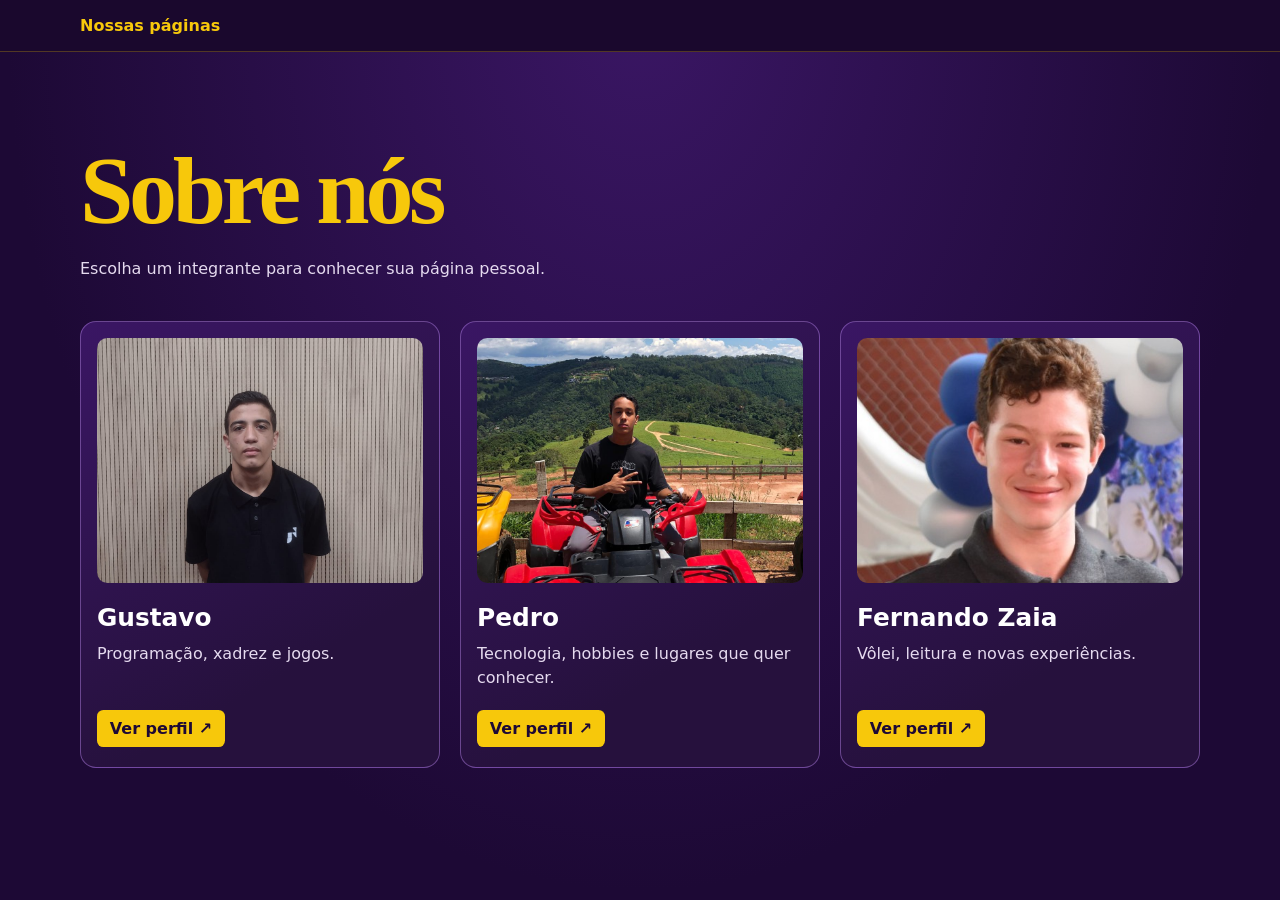
<file: index.html>
<!doctype html>
<html lang="pt-BR">
<head>
  <meta charset="utf-8">
  <meta name="viewport" content="width=device-width, initial-scale=1">
  <title>Sobre nós | DS About Us</title>
  <link rel="stylesheet" href="home.css">
</head>
<body>
  <header>
    <p class="container">Nossas páginas</p>
  </header>

  <main class="container">
    <h1>Sobre nós</h1>
    <p>Escolha um integrante para conhecer sua página pessoal.</p>

    <nav aria-label="Páginas dos integrantes">
      <ul class="perfis">
        <li>
          <a class="cartao gustavo" href="pagina-pessoal/index.html">
            <img class="foto-perfil" src="pagina-pessoal/img/foto20.png" alt="">
            <h2>Gustavo</h2>
            <p>Programação, xadrez e jogos.</p>
            <span class="abrir">Ver perfil <span aria-hidden="true">↗</span></span>
          </a>
        </li>

        <li>
          <a class="cartao pedro" href="paginas/landing_pedro/pedro.html">
            <img class="foto-perfil" src="pagina-pessoal/img/PH.jpg" alt="">
            <h2>Pedro</h2>
            <p>Tecnologia, hobbies e lugares que quer conhecer.</p>
            <span class="abrir">Ver perfil <span aria-hidden="true">↗</span></span>
          </a>
        </li>

        <li>
          <a class="cartao zaia" href="paginas/landing_zaia/index.html">
            <img class="foto-perfil" src="pagina-pessoal/img/Zaia.jpg" alt="">
            <h2>Fernando Zaia</h2>
            <p>Vôlei, leitura e novas experiências.</p>
            <span class="abrir">Ver perfil <span aria-hidden="true">↗</span></span>
          </a>
        </li>
      </ul>
    </nav>
  </main>
</body>
</html>
</file>
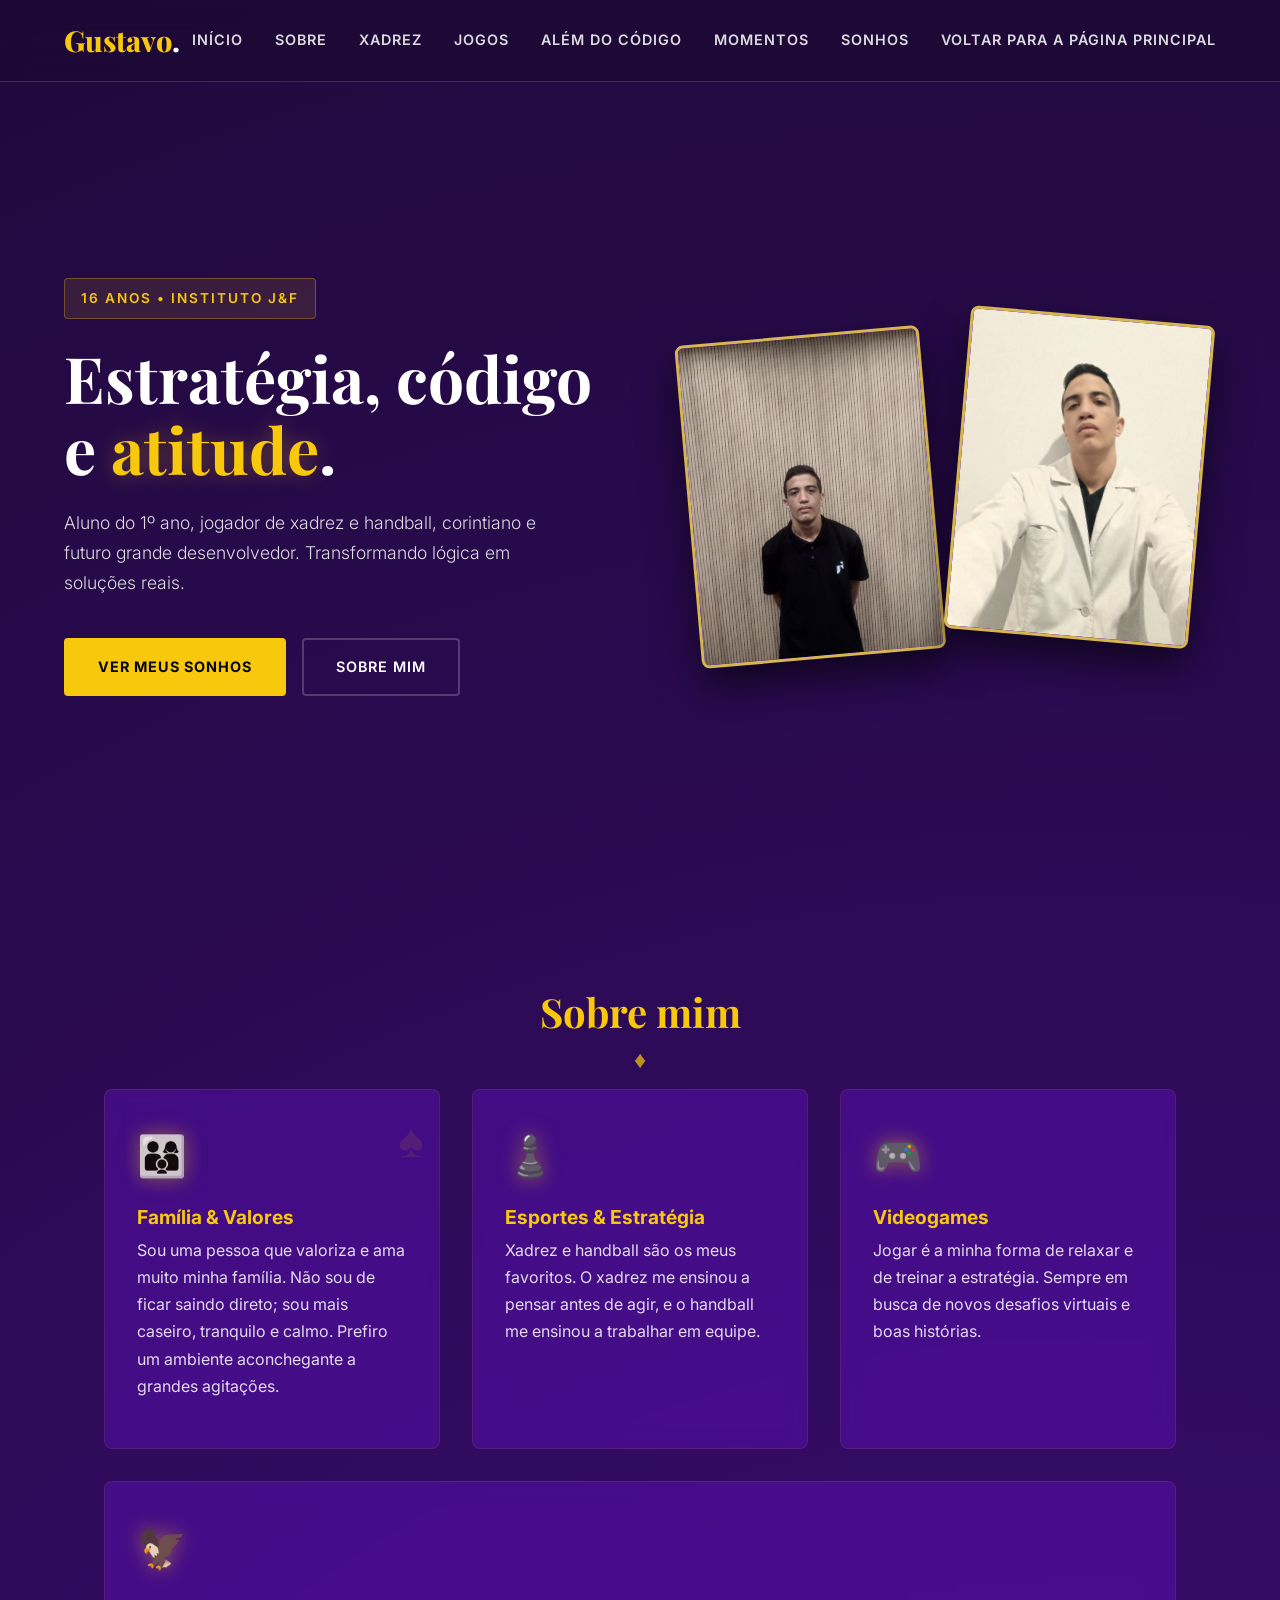
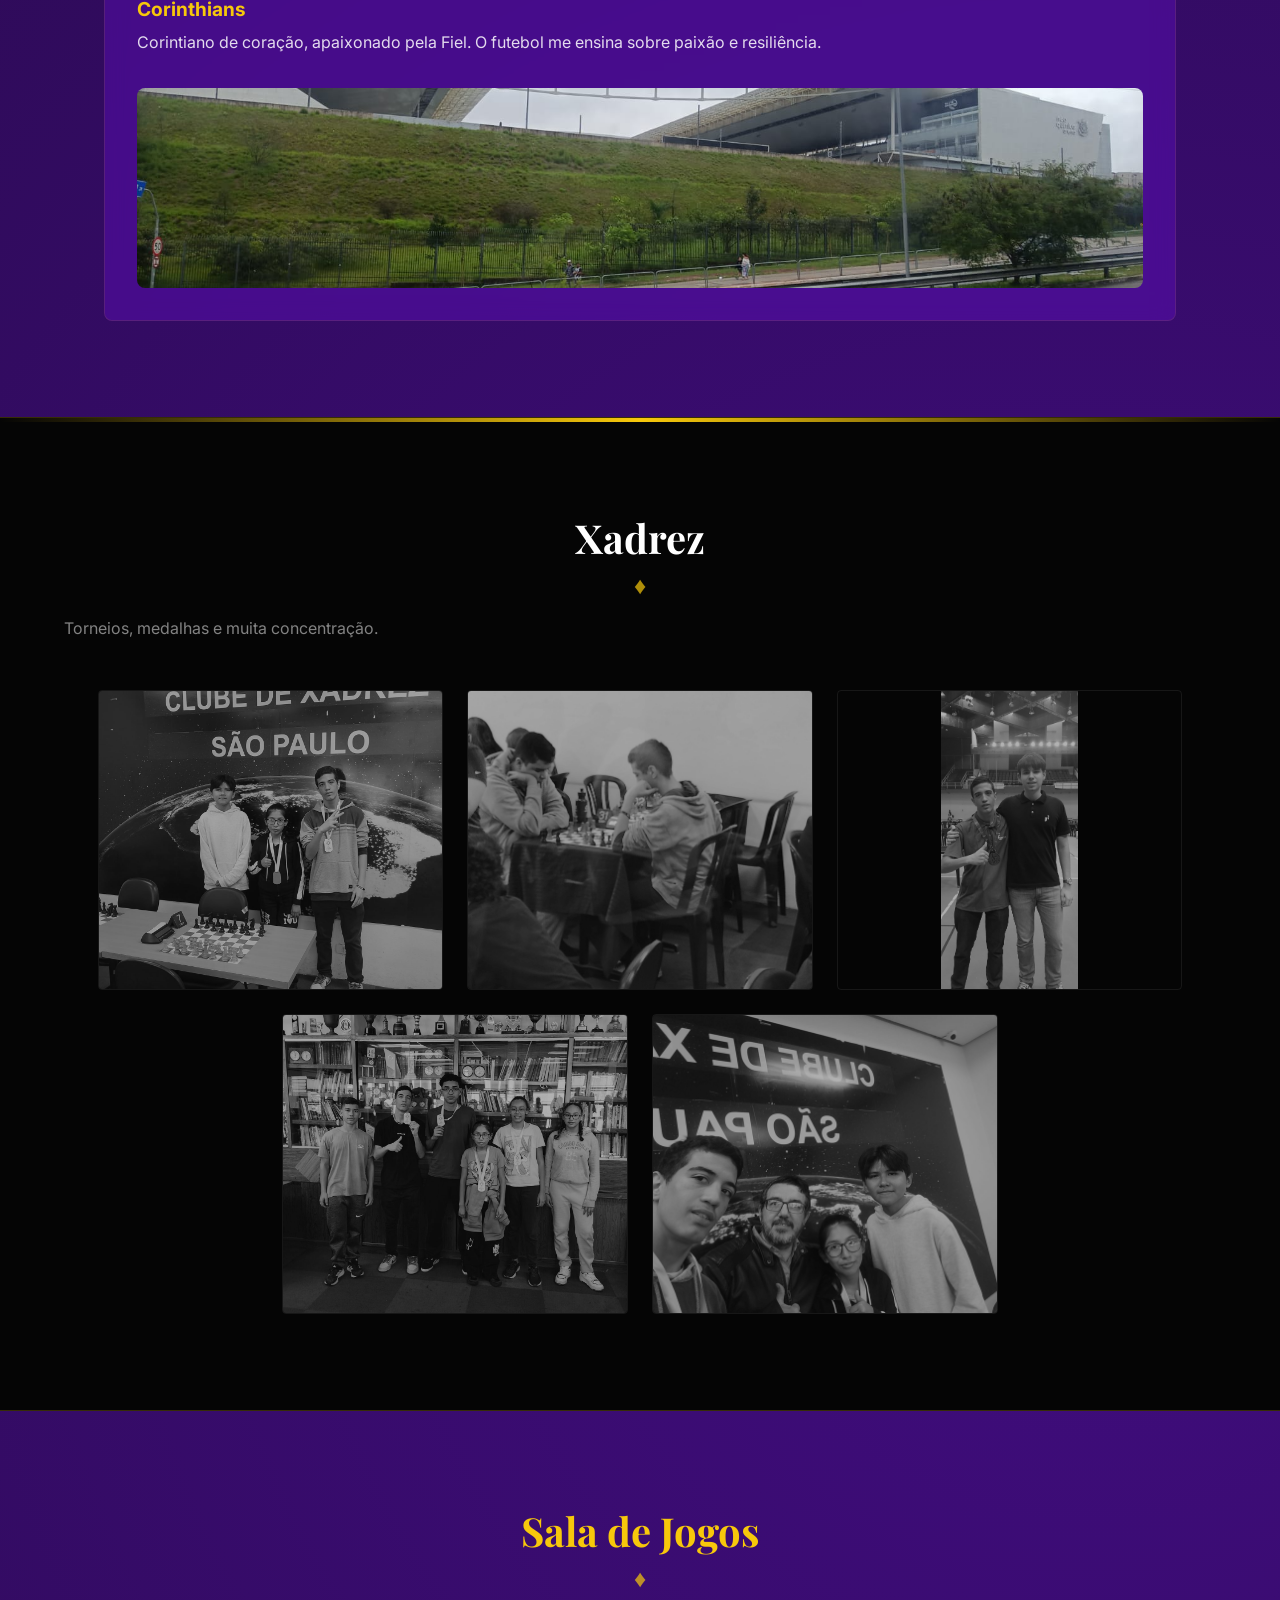
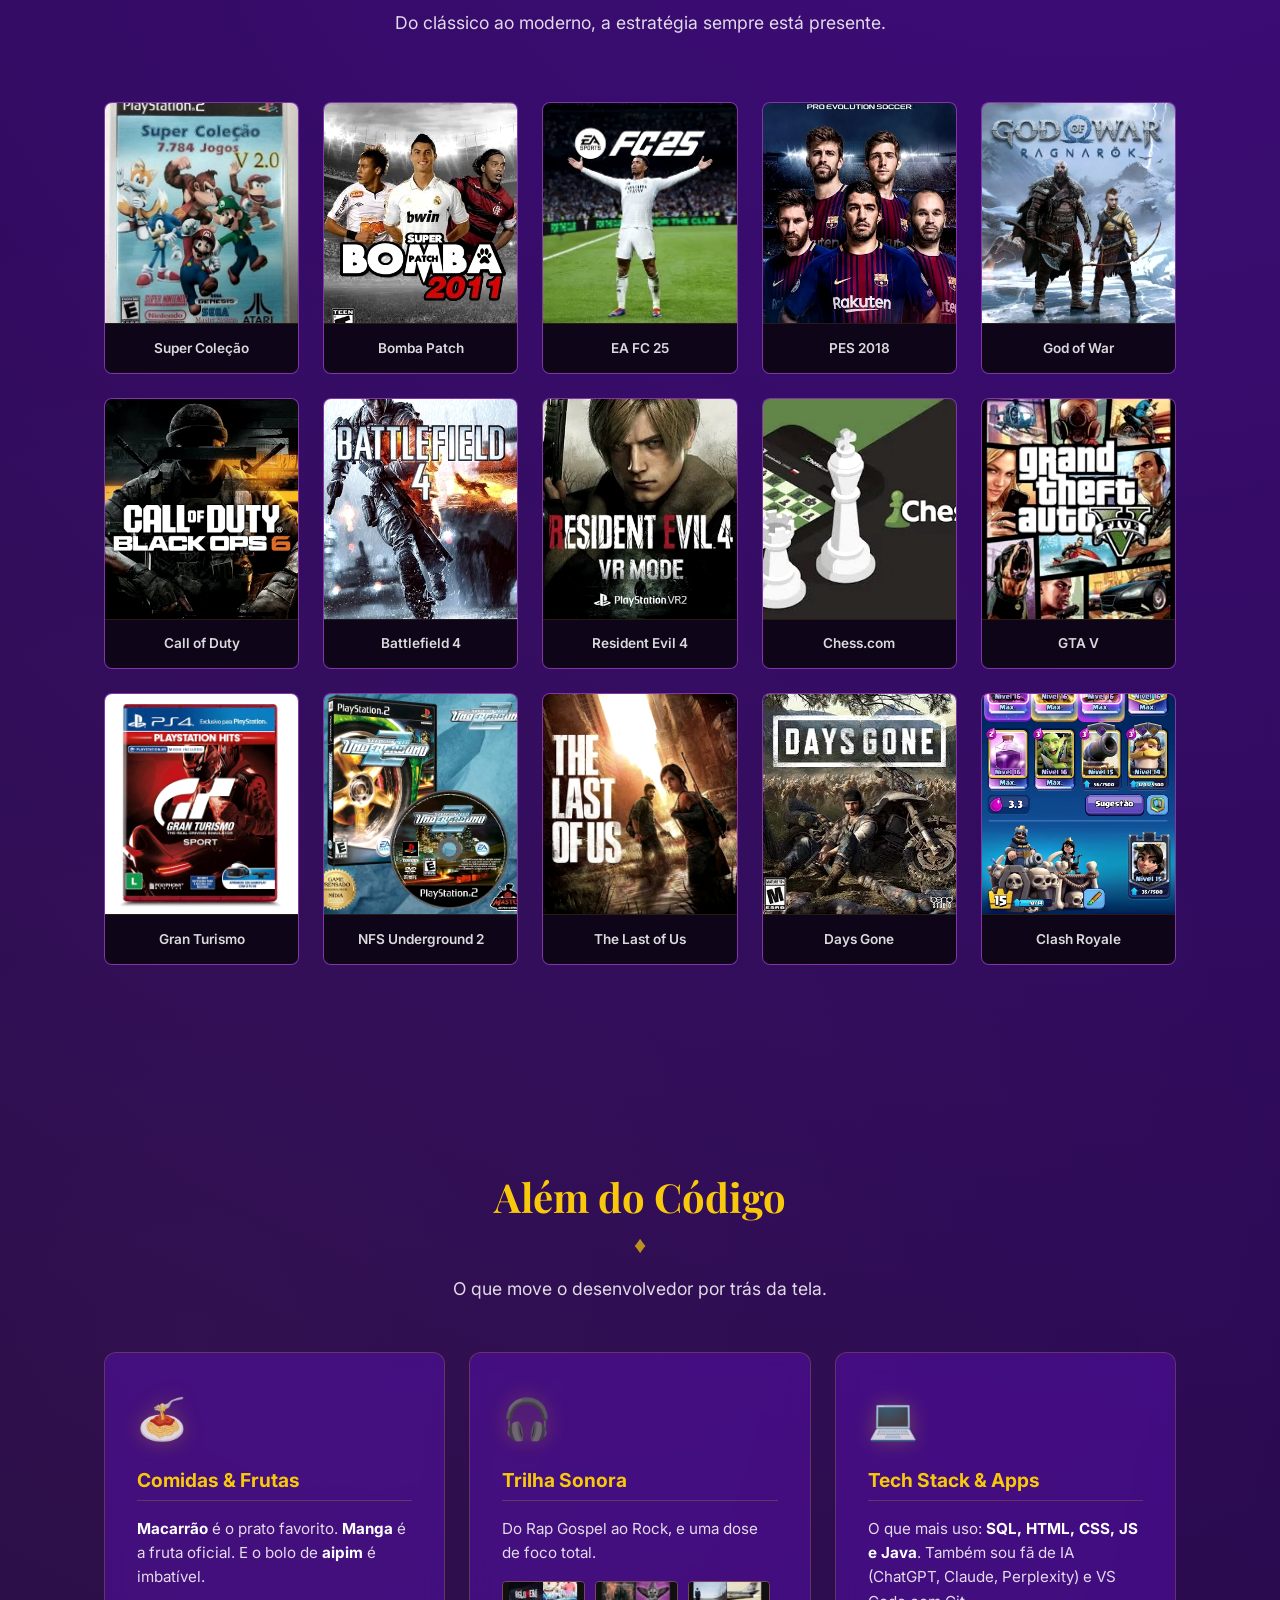
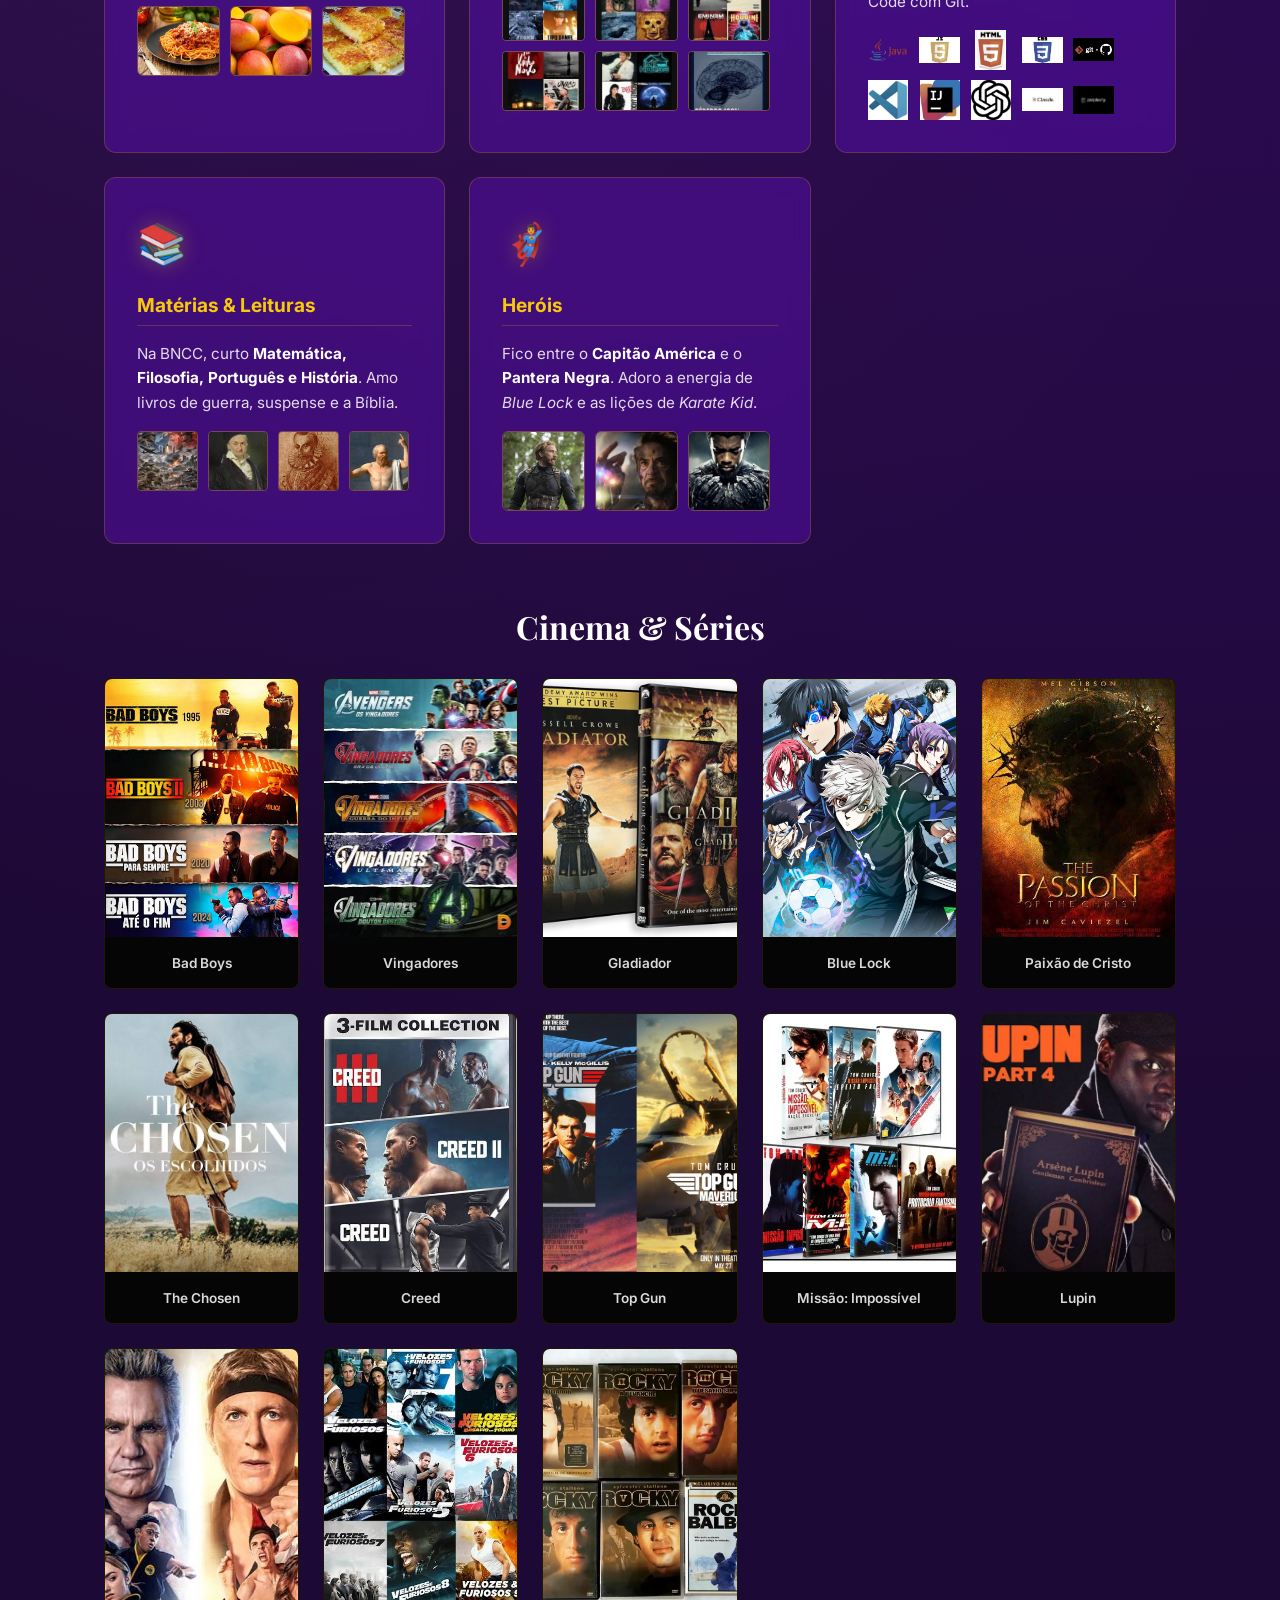
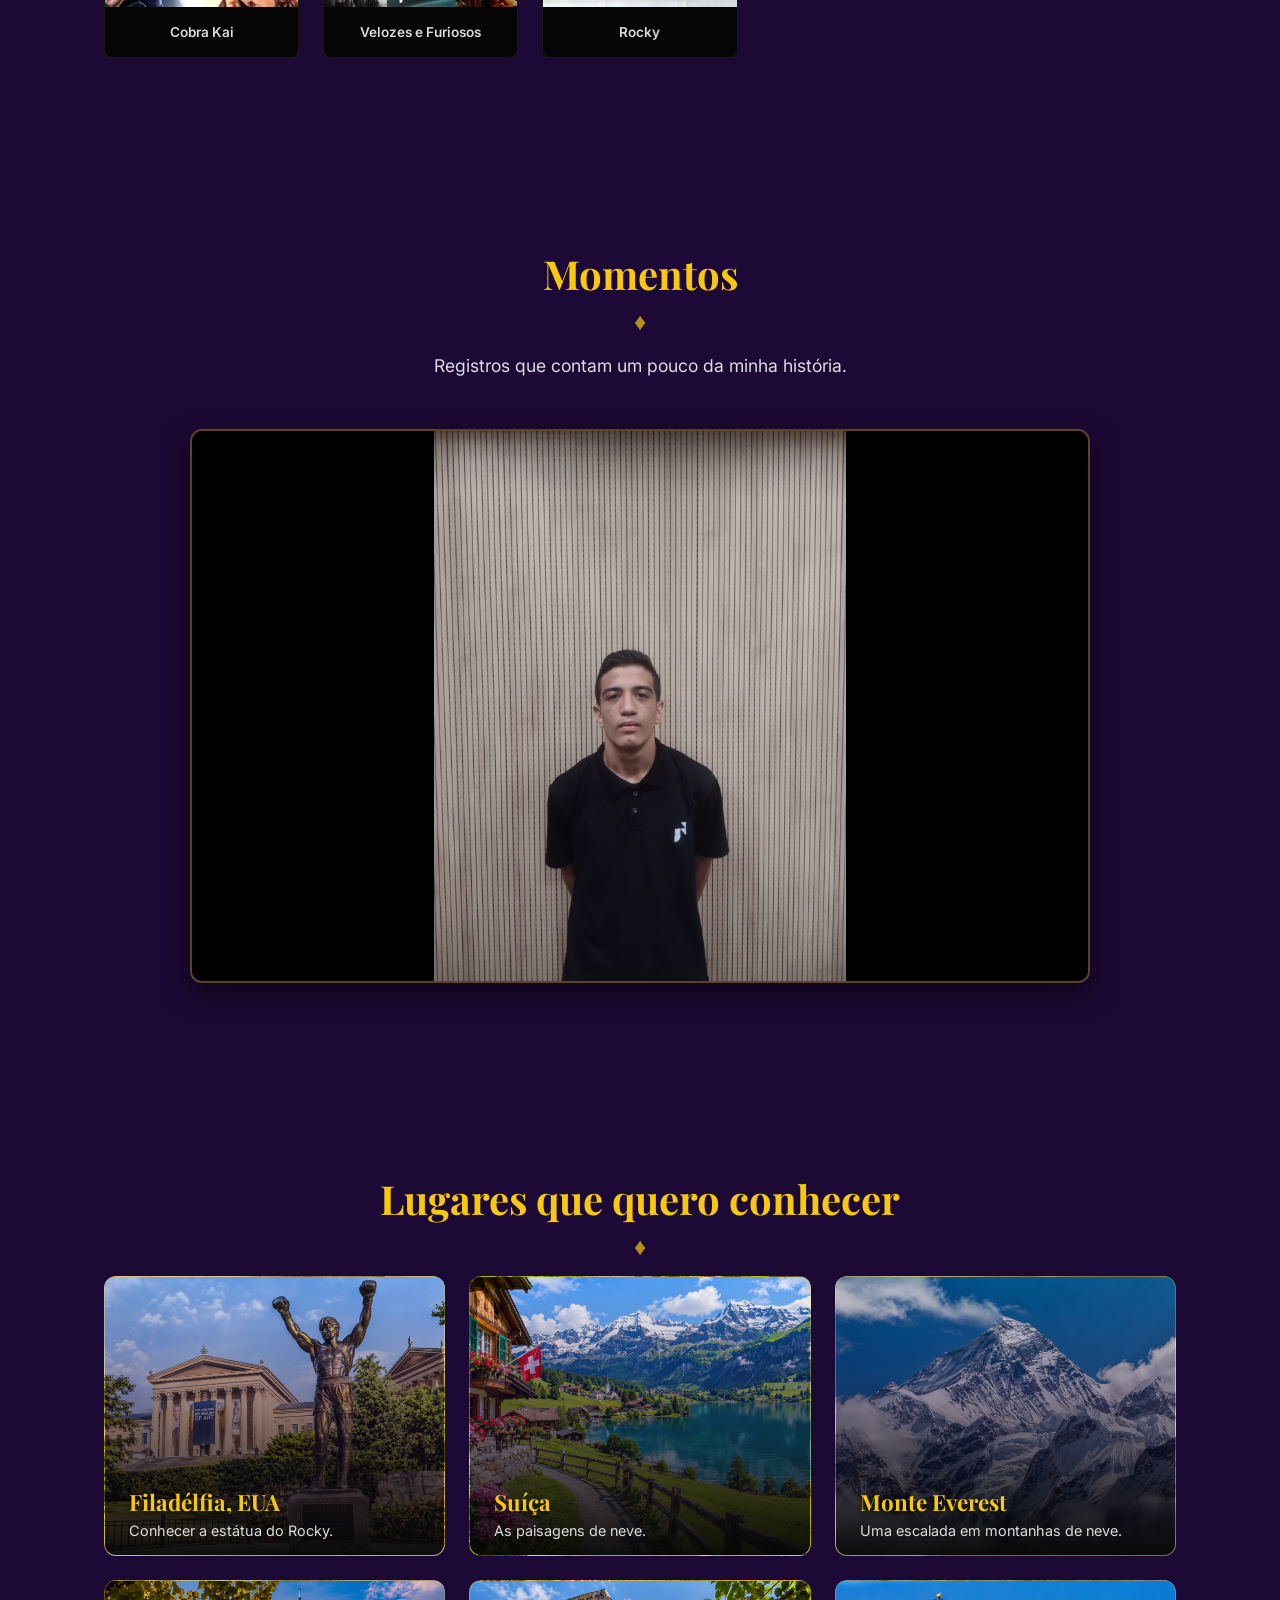
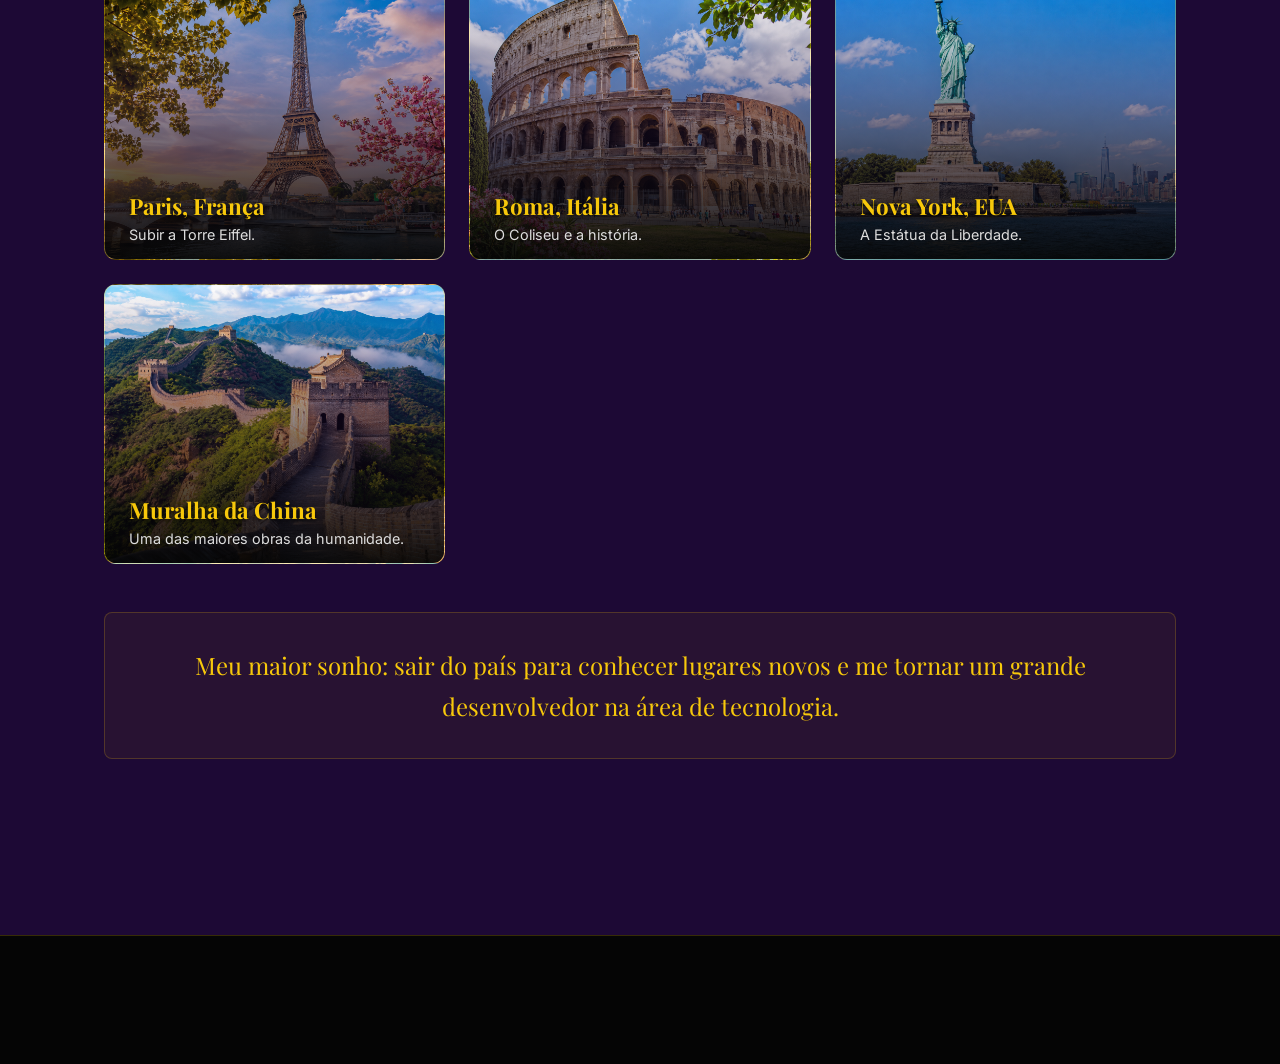
<file: pagina-pessoal/index.html>
<!DOCTYPE html>
<html lang="pt-BR">
<head>
  <meta charset="UTF-8">
  <meta name="viewport" content="width=device-width, initial-scale=1">
  <title>Gustavo | Desenvolvedor & Estrategista</title>

  <link rel="preconnect" href="https://fonts.googleapis.com">
  <link rel="preconnect" href="https://fonts.gstatic.com" crossorigin>
  <link href="https://fonts.googleapis.com/css2?family=Inter:wght@300;400;600;800&family=Playfair+Display:ital,wght@0,700;1,700&display=swap" rel="stylesheet">
  <link href="https://cdn.jsdelivr.net/npm/bootstrap@5.3.3/dist/css/bootstrap.min.css" rel="stylesheet">
  <link rel="stylesheet" href="style.css">
</head>
<body>
  <header class="topo" id="header">
    <a class="logo" href="#inicio">Gustavo<span>.</span></a>
    <nav class="menu">
      <a href="#inicio">Início</a>
      <a href="#sobre">Sobre</a>
      <a href="#xadrez">Xadrez</a>
      <a href="#jogos">Jogos</a>
      <a href="#curiosidades">Além do Código</a>
      <a href="#momentos">Momentos</a>
      <a href="#sonhos">Sonhos</a>
      <a href="../index.html">Voltar para a página principal</a>
    </nav>
  </header>

  <main>
    <!-- HERO -->
    <section id="inicio" class="hero">
      <div class="hero-conteudo">
        <div class="hero-texto">
          <span class="tag">16 Anos • Instituto J&F</span>
          <h1 class="titulo-animado">Estratégia, código e <span class="destaque-texto">atitude</span>.</h1>
          <p class="lead">Aluno do 1º ano, jogador de xadrez e handball, corintiano e futuro grande desenvolvedor. Transformando lógica em soluções reais.</p>
          <div class="hero-botoes">
            <a class="btn btn-primary-custom" href="#sonhos">Ver meus sonhos</a>
            <a class="btn btn-outline-custom" href="#sobre">Sobre mim</a>
          </div>
        </div>

        <div class="hero-galeria">
          <div class="foto-destaque-dupla foto-1">
            <img src="img/foto20.png" alt="Gustavo Jaleco">
          </div>
          <div class="foto-destaque-dupla foto-2">
            <img src="img/foto07.png" alt="Gustavo Jaqueta">
          </div>
        </div>
      </div>
    </section>

    <!-- SOBRE MIM -->
    <section id="sobre" class="secao">
      <h2 class="titulo-secao">Sobre mim</h2>
      <div class="grade-cards">
        <article class="card-info" id="destaque">
          <div class="icone">👨‍👩‍👦</div>
          <h3>Família & Valores</h3>
          <p>Sou uma pessoa que valoriza e ama muito minha família. Não sou de ficar saindo direto; sou mais caseiro, tranquilo e calmo. Prefiro um ambiente aconchegante a grandes agitações.</p>
        </article>

        <article class="card-info">
          <div class="icone">♟️</div>
          <h3>Esportes & Estratégia</h3>
          <p>Xadrez e handball são os meus favoritos. O xadrez me ensinou a pensar antes de agir, e o handball me ensinou a trabalhar em equipe.</p>
        </article>

        <article class="card-info">
          <div class="icone">🎮</div>
          <h3>Videogames</h3>
          <p>Jogar é a minha forma de relaxar e de treinar a estratégia. Sempre em busca de novos desafios virtuais e boas histórias.</p>
        </article>

        <article class="card-info card-time">
          <div class="icone">🦅</div>
          <h3>Corinthians</h3>
          <p>Corintiano de coração, apaixonado pela Fiel. O futebol me ensina sobre paixão e resiliência.</p>
          <img src="img/foto18.png" alt="Estádio do Corinthians">
        </article>
      </div>
    </section>

    <!-- XADREZ -->
    <section id="xadrez" class="secao secao-xadrez">
      <div class="container-xadrez">
        <h2 class="titulo-secao text-white">Xadrez</h2>
        <p class="subtitulo text-white-50">Torneios, medalhas e muita concentração.</p>
        <div class="faixa-fotos">
          <img src="img/foto08.png" alt="Clube de Xadrez">
          <img src="img/foto06.png" alt="Partida de xadrez">
          <img src="img/foto02.png" alt="Partida de xadrez">
          <img src="img/foto05.png" alt="Grupo de Medalhistas">
          <img src="img/foto50.jpeg" alt="Grupo de Medalhistas">
        </div>
      </div>
    </section>

    <!-- SALA DE JOGOS -->
    <section id="jogos" class="secao">
      <h2 class="titulo-secao">Sala de Jogos</h2>
      <p class="subtitulo-secao">Do clássico ao moderno, a estratégia sempre está presente.</p>

      <div class="grade-jogos">
        <div class="card-jogo"><img src="img/mario.webp" alt="Super Coleção"><span>Super Coleção</span></div>
        <div class="card-jogo"><img src="img/bombapetch.webp" alt="Bomba Patch"><span>Bomba Patch</span></div>
        <div class="card-jogo"><img src="img/Fifa.webp" alt="EA FC 25"><span>EA FC 25</span></div>
        <div class="card-jogo"><img src="img/Pes2018.webp" alt="PES 2018"><span>PES 2018</span></div>
        <div class="card-jogo"><img src="img/God%20of%20war.webp" alt="God of War"><span>God of War</span></div>
        <div class="card-jogo"><img src="img/Call%20of%20Duty.webp" alt="Call of Duty"><span>Call of Duty</span></div>
        <div class="card-jogo"><img src="img/Battlefild.webp" alt="Battlefield 4"><span>Battlefield 4</span></div>
        <div class="card-jogo"><img src="img/Residentievil.webp" alt="Resident Evil 4"><span>Resident Evil 4</span></div>
        <div class="card-jogo"><img src="img/chess.webp" alt="Chess.com"><span>Chess.com</span></div>
        <div class="card-jogo"><img src="img/gta.webp" alt="GTA V"><span>GTA V</span></div>
        <div class="card-jogo"><img src="img/Gran%20Turismo.webp" alt="Gran Turismo"><span>Gran Turismo</span></div>
        <div class="card-jogo"><img src="img/need%20for%20spead.webp" alt="NFS Underground 2"><span>NFS Underground 2</span></div>
        <div class="card-jogo"><img src="img/the%20last%20of%20us.webp" alt="The Last of Us"><span>The Last of Us</span></div>
        <div class="card-jogo"><img src="img/days%20gone.webp" alt="Days Gone"><span>Days Gone</span></div>
        <div class="card-jogo"><img src="img/clash.webp" alt="Clash Royale"><span>Clash Royale</span></div>
      </div>
    </section>

    <!-- ALÉM DO CÓDIGO -->
    <section id="curiosidades" class="secao">
      <h2 class="titulo-secao">Além do Código</h2>
      <p class="subtitulo-secao">O que move o desenvolvedor por trás da tela.</p>

      <div class="grid-curiosidades">
        <div class="card-curiosidade">
          <div class="curio-icone">🍝</div>
          <h3>Comidas & Frutas</h3>
          <p><strong>Macarrão</strong> é o prato favorito. <strong>Manga</strong> é a fruta oficial. E o bolo de <strong>aipim</strong> é imbatível.</p>
          <div class="comidas-imagens">
            <img src="img/Macarrao.png" alt="Macarrão">
            <img src="img/Manga.png" alt="Manga">
            <img src="img/Bolo%20de%20aipim.png" alt="Bolo de Aipim">
          </div>
        </div>

        <div class="card-curiosidade">
          <div class="curio-icone">🎧</div>
          <h3>Trilha Sonora</h3>
          <p>Do Rap Gospel ao Rock, e uma dose de foco total.</p>
          <div class="musicas-imagens">
            <img src="img/musica2rapgospel.png" alt="Rap Gospel">
            <img src="img/musica4rock.jpeg" alt="Rock Gospel">
            <img src="img/musica3rap.png" alt="Raps">
            <img src="img/musica1louvores.png" alt="Hinos e Louvores">
            <img src="img/musica5aleatorias%20legais.jpeg" alt="Aleatórias">
            <img src="img/musica6concentracao.jpeg" alt="Cérebro 100%">
          </div>
        </div>

        <div class="card-curiosidade">
          <div class="curio-icone">💻</div>
          <h3>Tech Stack & Apps</h3>
          <p>O que mais uso: <strong>SQL, HTML, CSS, JS e Java</strong>. Também sou fã de IA (ChatGPT, Claude, Perplexity) e VS Code com Git.</p>
          <div class="tech-imagens">
            <img src="img/Java.png" alt="Java">
            <img src="img/JS.png" alt="JavaScript">
            <img src="img/HTML.png" alt="HTML">
            <img src="img/CSS.png" alt="CSS">
            <img src="img/Git.png" alt="Git">
            <img src="img/VsCode.png" alt="VS Code">
            <img src="img/Intellj.png" alt="IntelliJ">
            <img src="img/Chat.png" alt="ChatGPT">
            <img src="img/Claude.png" alt="Claude">
            <img src="img/Perplextiry.png" alt="Perplexity">
          </div>
        </div>

        <div class="card-curiosidade">
          <div class="curio-icone">📚</div>
          <h3>Matérias & Leituras</h3>
          <p>Na BNCC, curto <strong>Matemática, Filosofia, Português e História</strong>. Amo livros de guerra, suspense e a Bíblia.</p>
          <div class="materias-imagens">
            <img src="img/Historia.png" alt="História">
            <img src="img/matematica.png" alt="Matemática">
            <img src="img/portugues.png" alt="Português">
            <img src="img/filosofia.png" alt="Filosofia">
          </div>
        </div>

        <div class="card-curiosidade">
          <div class="curio-icone">🦸‍♂️</div>
          <h3>Heróis</h3>
          <p>Fico entre o <strong>Capitão América</strong> e o <strong>Pantera Negra</strong>. Adoro a energia de <em>Blue Lock</em> e as lições de <em>Karate Kid</em>.</p>
          <div class="herois-imagens">
            <img src="img/capit%C3%A3o%20america.png" alt="Capitão América">
            <img src="img/homem%20de%20ferro.png" alt="Homem de Ferro">
            <img src="img/pantera%20negra.png" alt="Pantera Negra">
          </div>
        </div>
      </div>

      <h3 class="titulo-filmes">Cinema & Séries</h3>
      <div class="galeria-filmes">
        <div class="filme-card"><img src="img/bad%20boys.png" alt="Bad Boys"><span>Bad Boys</span></div>
        <div class="filme-card"><img src="img/Vingadores.png" alt="Vingadores"><span>Vingadores</span></div>
        <div class="filme-card"><img src="img/Gladiador.png" alt="Gladiador"><span>Gladiador</span></div>
        <div class="filme-card"><img src="img/Blue%20LOck.png" alt="Blue Lock"><span>Blue Lock</span></div>
        <div class="filme-card"><img src="img/paixao%20de%20cristo.png" alt="Paixão de Cristo"><span>Paixão de Cristo</span></div>
        <div class="filme-card"><img src="img/the%20chosen.png" alt="The Chosen"><span>The Chosen</span></div>
        <div class="filme-card"><img src="img/creed.png" alt="Creed"><span>Creed</span></div>
        <div class="filme-card"><img src="img/top%20gun.png" alt="Top Gun"><span>Top Gun</span></div>
        <div class="filme-card"><img src="img/missao%20impossivel.png" alt="Missão Impossível"><span>Missão: Impossível</span></div>
        <div class="filme-card"><img src="img/Lupin.png" alt="Lupin"><span>Lupin</span></div>
        <div class="filme-card"><img src="img/Cobra%20kai.png" alt="Cobra Kai"><span>Cobra Kai</span></div>
        <div class="filme-card"><img src="img/Velozes%20e%20Furiosos.png" alt="Velozes e Furiosos"><span>Velozes e Furiosos</span></div>
        <div class="filme-card"><img src="img/Rock.png" alt="Rocky"><span>Rocky</span></div>
      </div>
    </section>

    <!-- MOMENTOS -->
    <section id="momentos" class="secao">
      <h2 class="titulo-secao">Momentos</h2>
      <p class="subtitulo-secao">Registros que contam um pouco da minha história.</p>
      <div class="carrossel-container">
        <div class="carrossel-slide fade ativo"><img src="img/foto20.png" alt="Gustavo Polo Preto"></div>
        <div class="carrossel-slide fade"><img src="img/foto01.png" alt="Origamis"></div>
        <div class="carrossel-slide fade"><img src="img/foto03.png" alt="Outros Inters"></div>
        <div class="carrossel-slide fade"><img src="img/foto04.png" alt=" Outros Inters2"></div>
        <div class="carrossel-slide fade"><img src="img/foto09.png" alt="Café"></div>
        <div class="carrossel-slide fade"><img src="img/foto10.png" alt="Selfie"></div>
        <div class="carrossel-slide fade"><img src="img/foto11.png" alt="Amigos"></div>
        <div class="carrossel-slide fade"><img src="img/foto12.png" alt="Fogueira"></div>
        <div class="carrossel-slide fade"><img src="img/foto15.png" alt="Chamas"></div>
        <div class="carrossel-slide fade"><img src="img/foto17.png" alt="Laboratório"></div>
        <div class="carrossel-slide fade"><img src="img/foto19.png" alt="Estudo"></div>
        <div class="carrossel-slide fade"><img src="img/WhatsApp Image 2026-11-14 at 22.06.29.jpeg" alt="Estudo"></div>
        <div class="carrossel-slide fade"><img src="img/foto21.jpeg" alt="Café"></div>
        <div class="carrossel-slide fade"><img src="img/foto22.jpeg" alt="Café"></div>
        <div class="carrossel-slide fade"><img src="img/foto23.jpeg" alt="Café"></div>
        <div class="carrossel-slide fade"><img src="img/foto24.jpeg" alt="Café"></div>
        <div class="carrossel-slide fade"><img src="img/foto25.jpeg" alt="Café"></div>
        <div class="carrossel-slide fade"><img src="img/foto26.jpeg" alt="Café"></div>
        <div class="carrossel-slide fade"><img src="img/foto27.jpeg" alt="Café"></div>
        <div class="carrossel-slide fade"><img src="img/foto28.jpeg" alt="Café"></div>
        <div class="carrossel-slide fade"><img src="img/foto29.jpeg" alt="Café"></div>
        <div class="carrossel-slide fade"><img src="img/foto30.jpeg" alt="Café"></div>
        <div class="carrossel-slide fade"><img src="img/foto31.jpeg" alt="Café"></div>
        <div class="carrossel-slide fade"><img src="img/foto32.jpeg" alt="Café"></div>
        <div class="carrossel-slide fade"><img src="img/foto33.jpeg" alt="Café"></div>
        <div class="carrossel-slide fade"><img src="img/foto34.jpeg" alt="Café"></div>
        <div class="carrossel-slide fade"><img src="img/foto35.jpeg" alt="Café"></div>
        <div class="carrossel-slide fade"><img src="img/foto36.jpeg" alt="Café"></div>
        <div class="carrossel-slide fade"><img src="img/foto37.jpeg" alt="Café"></div>
        <div class="carrossel-slide fade"><img src="img/foto38.jpeg" alt="Café"></div>
        <div class="carrossel-slide fade"><img src="img/foto39.jpeg" alt="Café"></div>
        <div class="carrossel-slide fade"><img src="img/foto40.jpeg" alt="Café"></div>
        <div class="carrossel-slide fade"><img src="img/foto41.jpeg" alt="Café"></div>
        <div class="carrossel-slide fade"><img src="img/foto42.jpeg" alt="Café"></div>
        <div class="carrossel-slide fade"><img src="img/foto43.jpeg" alt="Café"></div>
        <div class="carrossel-slide fade"><img src="img/foto44.jpeg" alt="Café"></div>
        <div class="carrossel-slide fade"><img src="img/foto45.jpeg" alt="Café"></div>
        <div class="carrossel-slide fade"><img src="img/foto46.jpeg" alt="Café"></div>
        <div class="carrossel-slide fade"><img src="img/foto47.jpeg" alt="Café"></div>
        <div class="carrossel-slide fade"><img src="img/foto48.jpeg" alt="Café"></div>
        <div class="carrossel-slide fade"><img src="img/foto49.jpeg" alt="Café"></div>
        <div class="carrossel-slide fade"><img src="img/foto51.jpeg" alt="Café"></div>
        <div class="carrossel-slide fade"><img src="img/foto52.jpeg" alt="Café"></div>
        <div class="carrossel-slide fade"><img src="img/foto53.jpeg" alt="Café"></div>  
      </div>
    </section>

    <!-- SONHOS -->
    <section id="sonhos" class="secao container">
      <h2 class="titulo-secao">Lugares que quero conhecer</h2>
      <div class="row row-cols-1 row-cols-sm-2 row-cols-md-3 g-4">
        <div class="col">
          <div class="card card-lugar h-100" style="background-image: url('img/Rocky%20Balboa%20diante%20do%20Museu%20de%20Arte%20da%20Filad%C3%A9lfia.png');">
            <div class="card-overlay">
              <h3 class="lugar-titulo">Filadélfia, EUA</h3>
              <p class="lugar-desc">Conhecer a estátua do Rocky.</p>
            </div>
          </div>
        </div>
        <div class="col">
          <div class="card card-lugar h-100" style="background-image: url('img/Imagem%20do%20ChatGPT%2015%20de%20nov.%20de%202026%2C%2005_50_42.png');">
            <div class="card-overlay">
              <h3 class="lugar-titulo">Suíça</h3>
              <p class="lugar-desc">As paisagens de neve.</p>
            </div>
          </div>
        </div>
        <div class="col">
          <div class="card card-lugar h-100" style="background-image: url('img/Imagem%20do%20ChatGPT%2015%20de%20nov.%20de%202026%2C%2005_50_34.png');">
            <div class="card-overlay">
              <h3 class="lugar-titulo">Monte Everest</h3>
              <p class="lugar-desc">Uma escalada em montanhas de neve.</p>
            </div>
          </div>
        </div>
        <div class="col">
          <div class="card card-lugar h-100" style="background-image: url('img/Imagem%20do%20ChatGPT%2015%20de%20nov.%20de%202026%2C%2005_50_24.png');">
            <div class="card-overlay">
              <h3 class="lugar-titulo">Paris, França</h3>
              <p class="lugar-desc">Subir a Torre Eiffel.</p>
            </div>
          </div>
        </div>
        <div class="col">
          <div class="card card-lugar h-100" style="background-image: url('img/Imagem%20do%20ChatGPT%2015%20de%20nov.%20de%202026%2C%2005_50_16.png');">
            <div class="card-overlay">
              <h3 class="lugar-titulo">Roma, Itália</h3>
              <p class="lugar-desc">O Coliseu e a história.</p>
            </div>
          </div>
        </div>
        <div class="col">
          <div class="card card-lugar h-100" style="background-image: url('img/Imagem%20do%20ChatGPT%2015%20de%20nov.%20de%202026%2C%2005_50_09.png');">
            <div class="card-overlay">
              <h3 class="lugar-titulo">Nova York, EUA</h3>
              <p class="lugar-desc">A Estátua da Liberdade.</p>
            </div>
          </div>
        </div>
        <div class="col">
          <div class="card card-lugar h-100" style="background-image: url('img/Imagem%20do%20ChatGPT%2015%20de%20nov.%20de%202026%2C%2005_49_48.png');">
            <div class="card-overlay">
              <h3 class="lugar-titulo">Muralha da China</h3>
              <p class="lugar-desc">Uma das maiores obras da humanidade.</p>
            </div>
          </div>
        </div>
      </div>
      <p class="meta">Meu maior sonho: sair do país para conhecer lugares novos e me tornar um grande desenvolvedor na área de tecnologia.</p>
    </section>
  </main>

  <footer class="rodape"></footer>

<script>
  const slides = document.querySelectorAll('#momentos .carrossel-slide');

  if (slides.length > 1) {
    let atual = 0;

    setInterval(() => {
      slides[atual].classList.remove('ativo');
      atual = (atual + 1) % slides.length;
      slides[atual].classList.add('ativo');
    }, 4000);
  }
</script>

</body>
</html>
</file>
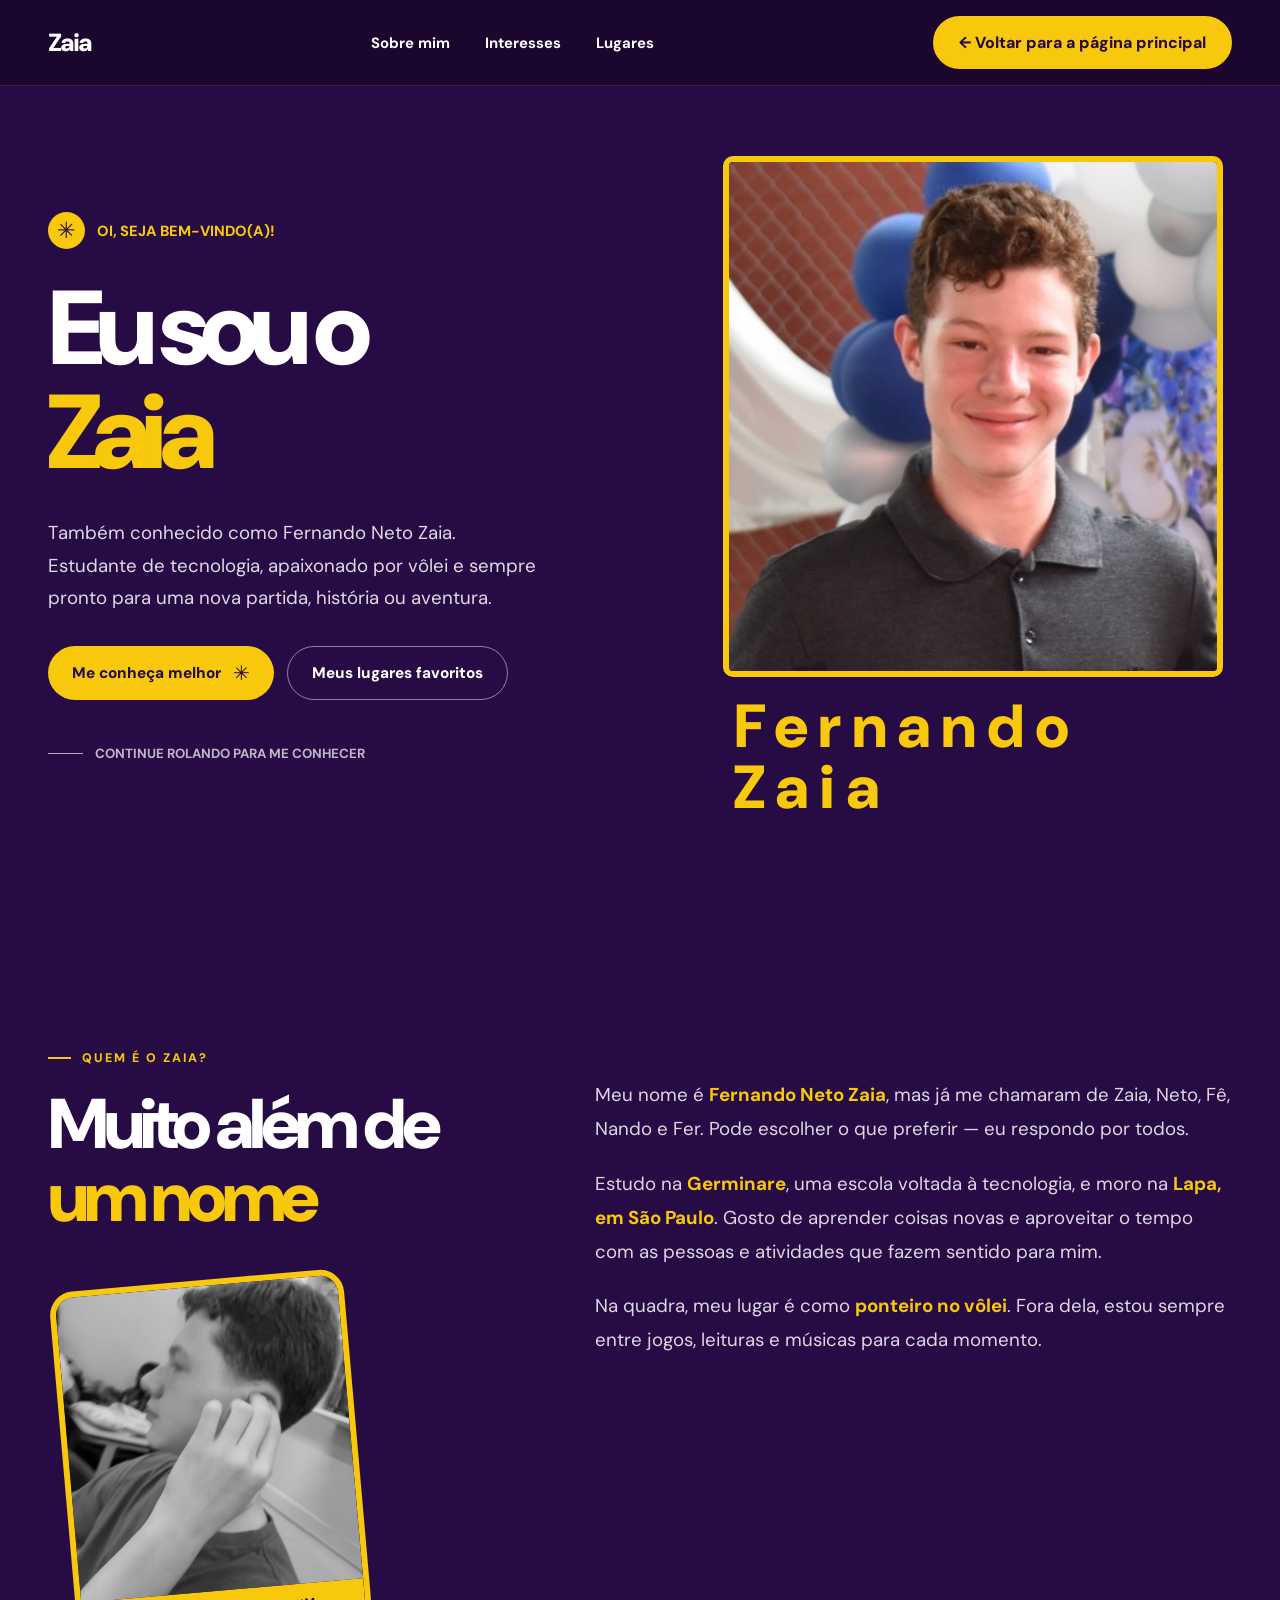
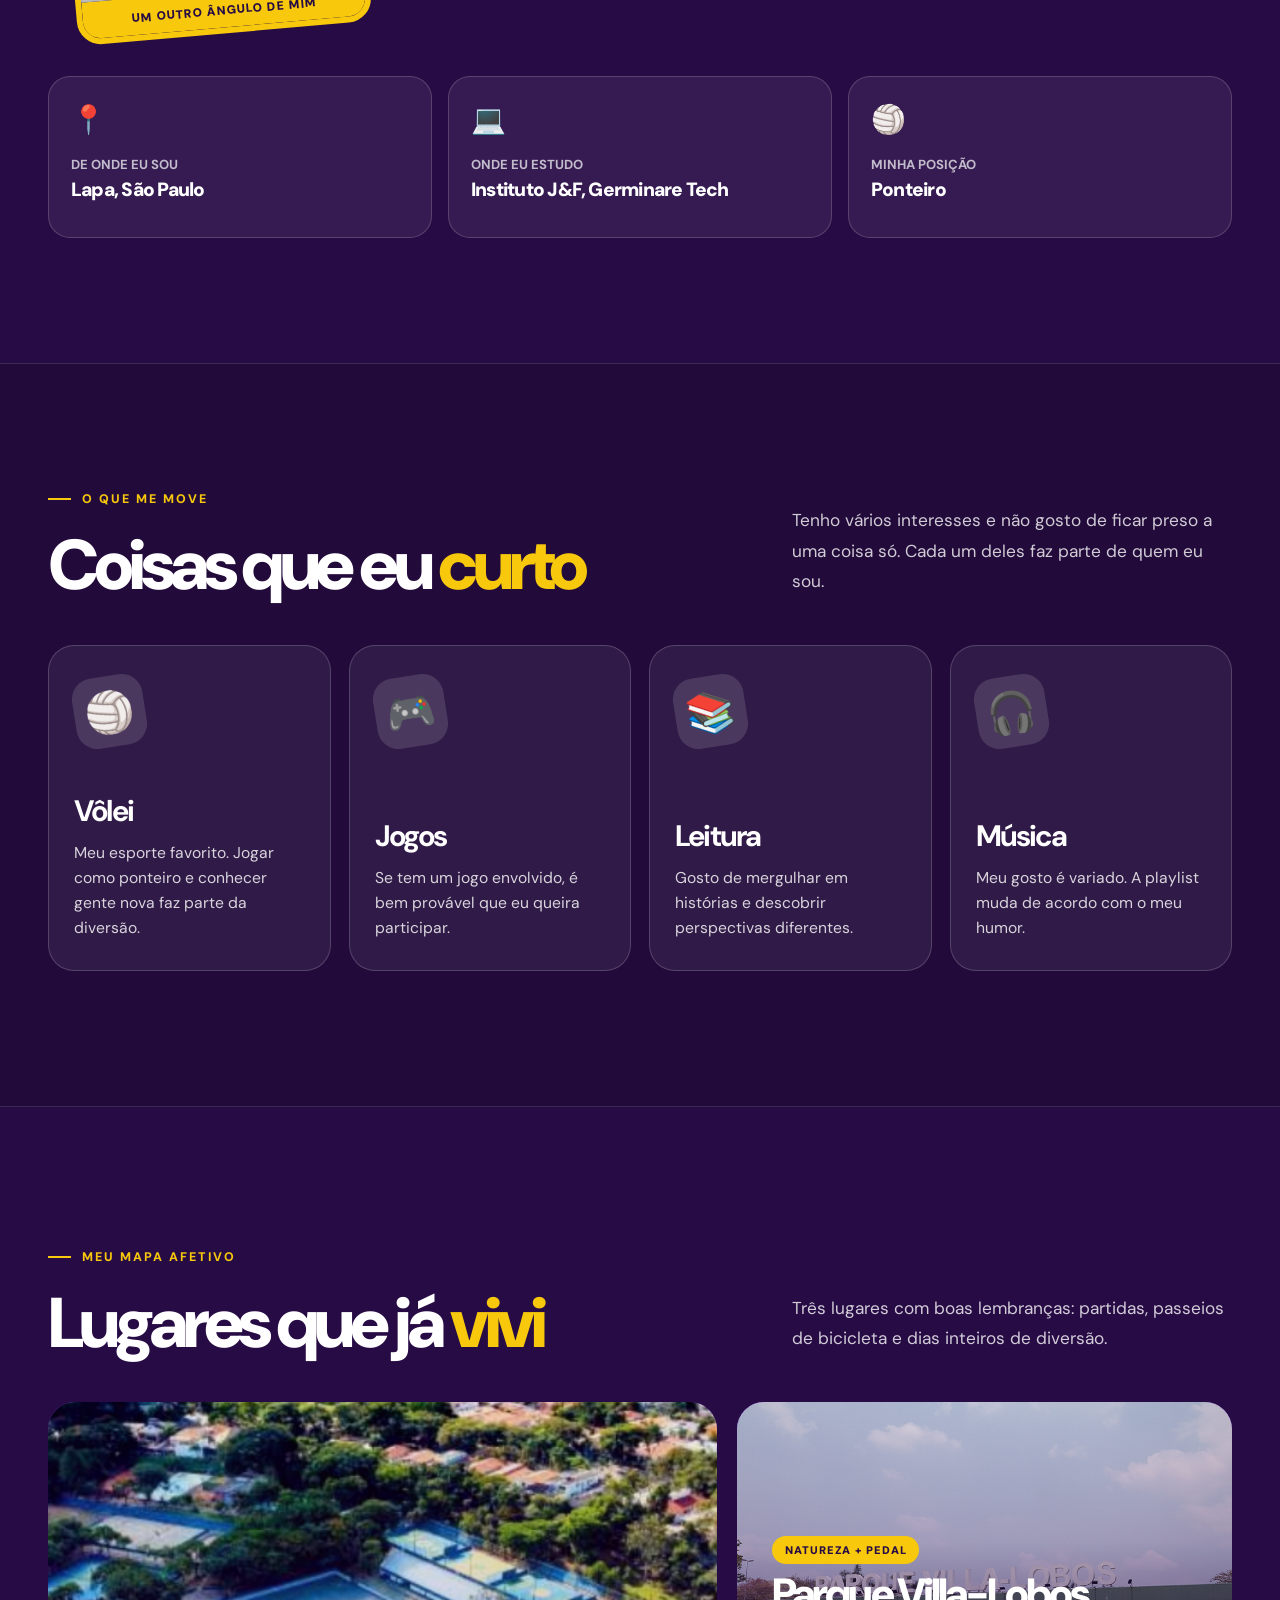
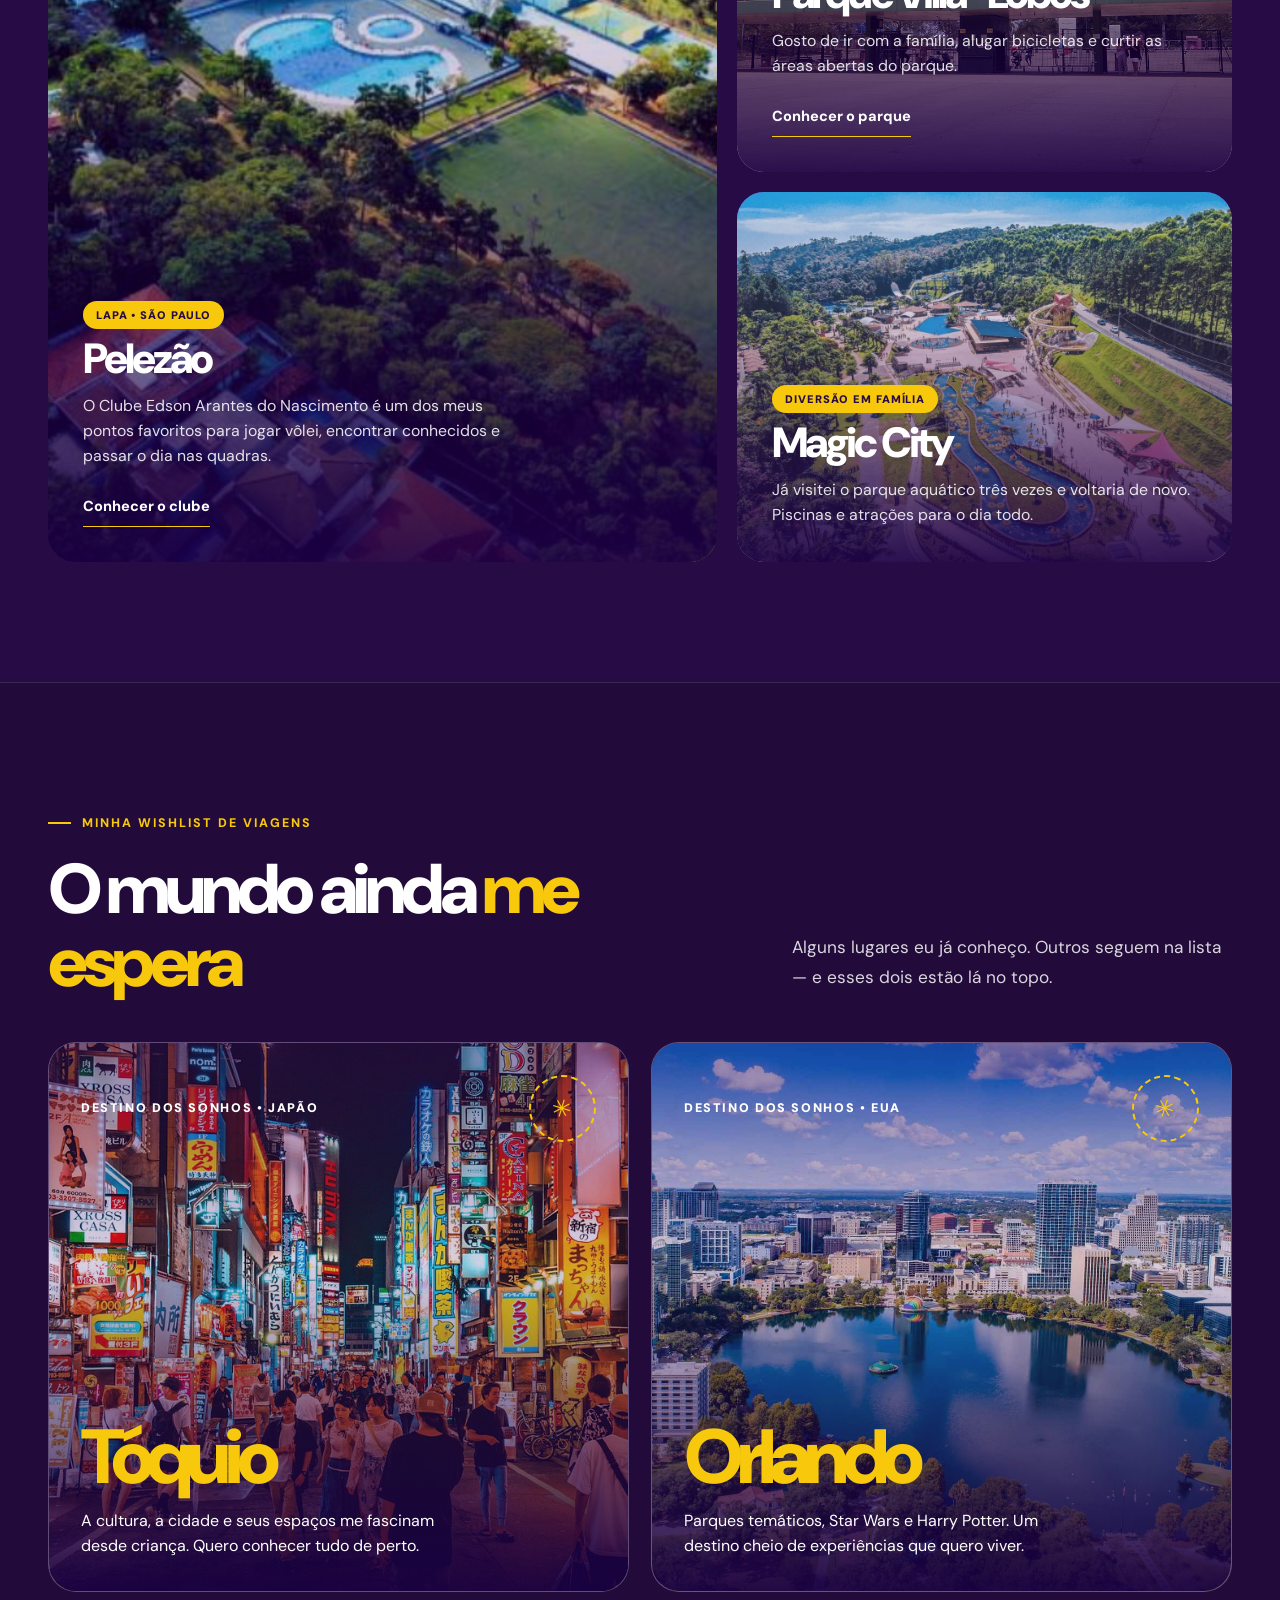
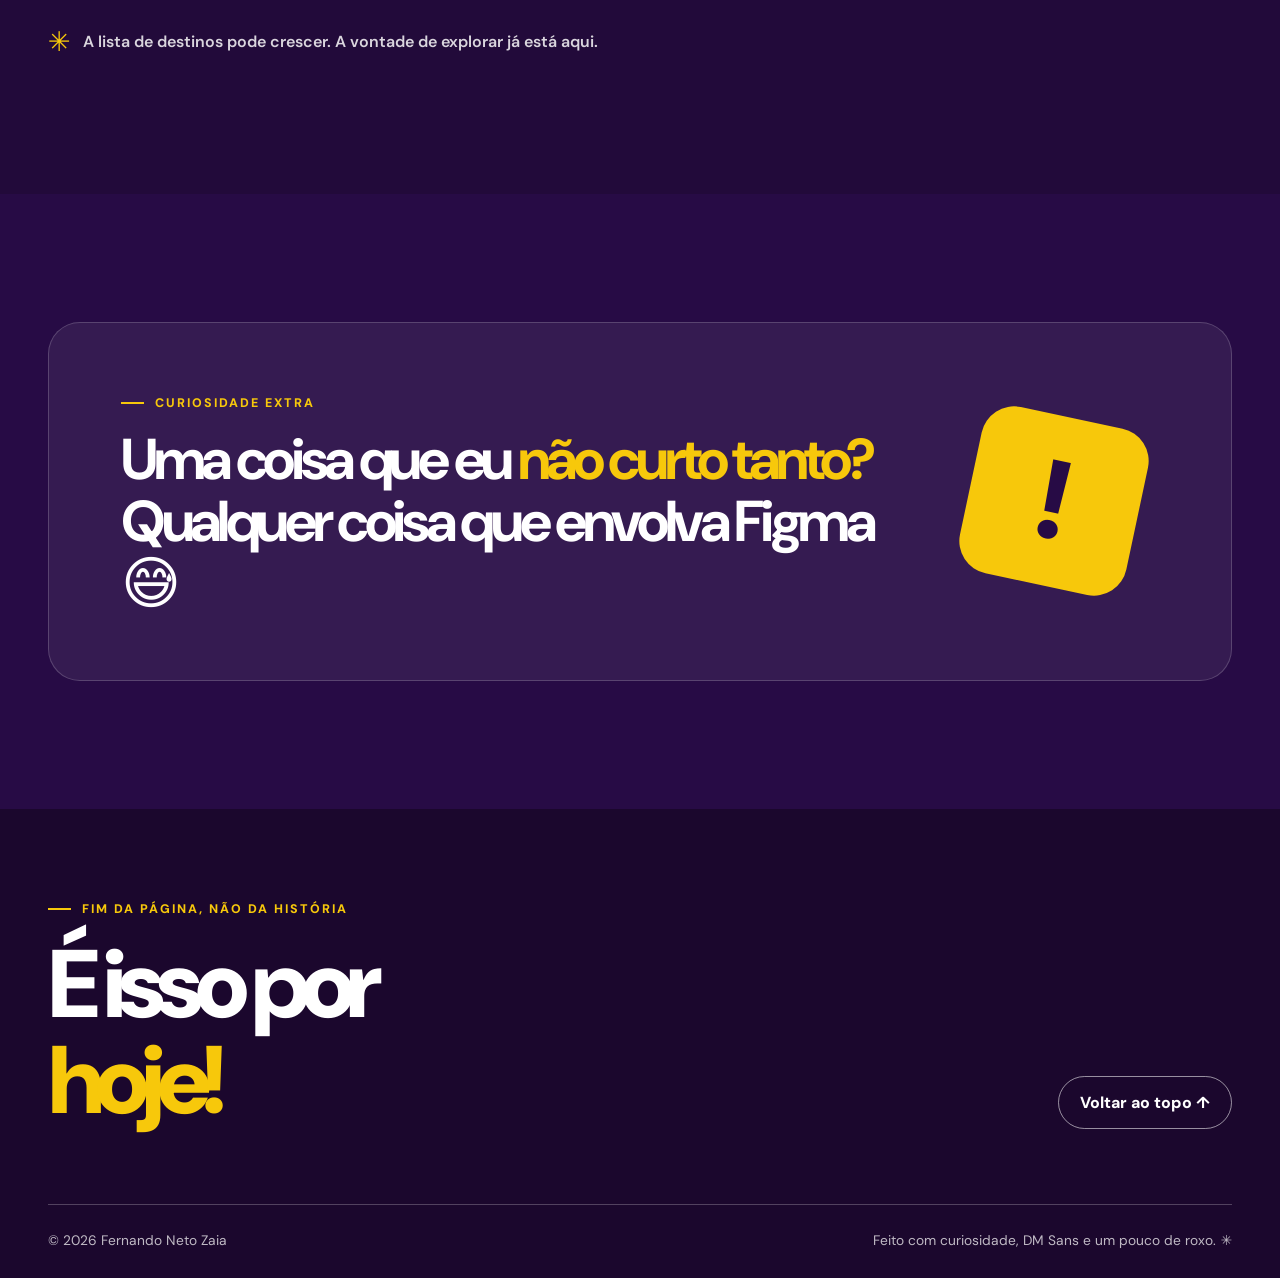
<file: paginas/landing_zaia/index.html>
<!doctype html>
<html lang="pt-BR">
<head>
  <meta charset="utf-8">
  <meta name="viewport" content="width=device-width, initial-scale=1">
  <meta name="theme-color" content="#1B072D">
  <meta name="description" content="Conheça Fernando Neto Zaia: estudante de tecnologia, apaixonado por vôlei, jogos, leitura, música e novas experiências.">
  <title>Fernando Zaia — Muito prazer!</title>
  <link rel="preconnect" href="https://fonts.googleapis.com">
  <link rel="preconnect" href="https://fonts.gstatic.com" crossorigin>
  <link href="https://fonts.googleapis.com/css2?family=DM+Sans:wght@400;500;600;700;800;900&display=swap" rel="stylesheet">
  <link rel="stylesheet" href="style.css">
</head>
<body>
  <header class="site-header">
    <nav class="nav container" aria-label="Navegação principal">
      <a class="brand" href="#inicio" aria-label="Zaia, voltar ao início"><span>Zaia</span></a>
      <button class="menu-toggle" type="button" aria-label="Abrir menu" aria-controls="menu" aria-expanded="false">
        <svg viewBox="0 0 24 24" fill="none" stroke="currentColor" stroke-width="2.5" stroke-linecap="round"><path d="M4 7h16M4 12h16M4 17h16"/></svg>
      </button>
      <div class="nav-links" id="menu">
        <a href="#sobre">Sobre mim</a><a href="#interesses">Interesses</a><a href="#lugares">Lugares</a>
      </div>
      <div class="btn-voltar">
        <a href="../../index.html">← Voltar para a página principal</a>
      </div>
    </nav>
  </header>

  <main>
    <section class="hero" id="inicio">
      <div class="container hero-grid">
        <div>
          <div class="hello"><span class="hello-star">✳</span> OI, SEJA BEM-VINDO(A)!</div>
          <h1>Eu sou o<br><span class="name">Zaia</span></h1>
          <p class="hero-description">Também conhecido como Fernando Neto Zaia. Estudante de tecnologia, apaixonado por vôlei e sempre pronto para uma nova partida, história ou aventura.</p>
          <div class="hero-actions"><a class="primary-btn" href="#sobre">Me conheça melhor <span class="btn-icon" aria-hidden="true">✳</span></a><a class="secondary-btn" href="#lugares">Meus lugares favoritos</a></div>
          <div class="hero-bottom"><span class="scroll-line"></span> CONTINUE ROLANDO PARA ME CONHECER</div>
        </div>
        <div class="hero-art">
          <div class="hero-art-bg">
            <img class="hero-portrait" src="assets/Fernando_Neto_Zaia.jpg" alt="Retrato de Fernando Neto Zaia sorrindo" fetchpriority="high" decoding="async">
          </div>
          <div class="hero-caption">Fernando Zaia</div>
        </div>
      </div>
    </section>

    <section class="about" id="sobre">
      <div class="container">
        <div class="about-grid reveal">
          <div class="about-identity">
            <span class="eyebrow" style="color:var(--yellow)">QUEM É O ZAIA?</span>
            <h2 class="heading">Muito além de <span>um nome</span></h2>
            <figure class="about-photo">
              <img src="assets/Zaia1.jpeg" alt="Fernando Neto Zaia em uma fotografia em preto e branco de perfil" loading="lazy" decoding="async">
              <figcaption>UM OUTRO ÂNGULO DE MIM</figcaption>
            </figure>
          </div>
          <div class="about-copy">
            <p>Meu nome é <strong>Fernando Neto Zaia</strong>, mas já me chamaram de Zaia, Neto, Fê, Nando e Fer. Pode escolher o que preferir — eu respondo por todos.</p>
            <p>Estudo na <strong>Germinare</strong>, uma escola voltada à tecnologia, e moro na <strong>Lapa, em São Paulo</strong>. Gosto de aprender coisas novas e aproveitar o tempo com as pessoas e atividades que fazem sentido para mim.</p>
            <p>Na quadra, meu lugar é como <strong>ponteiro no vôlei</strong>. Fora dela, estou sempre entre jogos, leituras e músicas para cada momento.</p>
          </div>
        </div>
        <div class="facts reveal">
          <div class="fact"><span class="fact-icon" aria-hidden="true">📍</span><div class="fact-label">DE ONDE EU SOU</div><div class="fact-value">Lapa, São Paulo</div></div>
          <div class="fact"><span class="fact-icon" aria-hidden="true">💻</span><div class="fact-label">ONDE EU ESTUDO</div><div class="fact-value">Instituto J&F, Germinare Tech</div></div>
          <div class="fact"><span class="fact-icon" aria-hidden="true">🏐</span><div class="fact-label">MINHA POSIÇÃO</div><div class="fact-value">Ponteiro</div></div>
        </div>
      </div>
    </section>

    <section class="interests" id="interesses">
      <div class="container">
        <div class="section-top reveal"><div><span class="eyebrow" style="color:var(--yellow)">O QUE ME MOVE</span><h2 class="heading">Coisas que eu <span>curto</span></h2></div><p class="section-intro">Tenho vários interesses e não gosto de ficar preso a uma coisa só. Cada um deles faz parte de quem eu sou.</p></div>
        <div class="interests-grid">
          <article class="interest purple reveal"><span class="interest-icon" aria-hidden="true">🏐</span><div><h3>Vôlei</h3><p>Meu esporte favorito. Jogar como ponteiro e conhecer gente nova faz parte da diversão.</p></div></article>
          <article class="interest reveal"><span class="interest-icon" aria-hidden="true">🎮</span><div><h3>Jogos</h3><p>Se tem um jogo envolvido, é bem provável que eu queira participar.</p></div></article>
          <article class="interest reveal"><span class="interest-icon" aria-hidden="true">📚</span><div><h3>Leitura</h3><p>Gosto de mergulhar em histórias e descobrir perspectivas diferentes.</p></div></article>
          <article class="interest reveal"><span class="interest-icon" aria-hidden="true">🎧</span><div><h3>Música</h3><p>Meu gosto é variado. A playlist muda de acordo com o meu humor.</p></div></article>
        </div>
      </div>
    </section>

    <section class="places" id="lugares">
      <div class="container">
        <div class="section-top reveal"><div><span class="eyebrow" style="color:var(--yellow)">MEU MAPA AFETIVO</span><h2 class="heading">Lugares que já <span>vivi</span></h2></div><p class="section-intro">Três lugares com boas lembranças: partidas, passeios de bicicleta e dias inteiros de diversão.</p></div>
        <div class="places-grid">
          <article class="place pelezao reveal">
            <img class="place-photo" src="assets/pelezao.png" alt="Vista aérea do Clube Pelezão, com campos, quadras e piscinas" loading="lazy" decoding="async">
            <span class="place-tag">LAPA • SÃO PAULO</span><h3 class="place-name">Pelezão</h3><p>O Clube Edson Arantes do Nascimento é um dos meus pontos favoritos para jogar vôlei, encontrar conhecidos e passar o dia nas quadras.</p>
            <div class="place-actions"><a href="https://prefeitura.sp.gov.br/w/noticia/ferias-clube-pelezao-e-opcao-de-lazer-na-lapa" target="_blank" rel="noopener noreferrer">Conhecer o clube</a></div>
          </article>
          <article class="place villa split reveal">
            <img class="place-photo" src="assets/vila_lobos.png" alt="Entrada do Parque Villa-Lobos em São Paulo" loading="lazy" decoding="async">
            <span class="place-tag">NATUREZA + PEDAL</span><h3 class="place-name">Parque Villa-Lobos</h3><p>Gosto de ir com a família, alugar bicicletas e curtir as áreas abertas do parque.</p>
            <div class="place-actions"><a href="https://www.parquevillalobos.net" target="_blank" rel="noopener noreferrer">Conhecer o parque</a></div>
          </article>
          <article class="place magic split reveal">
            <img class="place-photo" src="assets/magic_city.webp" alt="Vista aérea do parque aquático Magic City, com piscinas e atrações" loading="lazy" decoding="async">
            <span class="place-tag">DIVERSÃO EM FAMÍLIA</span><h3 class="place-name">Magic City</h3><p>Já visitei o parque aquático três vezes e voltaria de novo. Piscinas e atrações para o dia todo.</p>
          </article>
        </div>
      </div>
    </section>

    <section class="travel" id="destinos">
      <div class="container">
        <div class="section-top reveal"><div><span class="eyebrow" style="color:var(--yellow)">MINHA WISHLIST DE VIAGENS</span><h2 class="heading">O mundo ainda <span>me espera</span></h2></div><p class="section-intro">Alguns lugares eu já conheço. Outros seguem na lista — e esses dois estão lá no topo.</p></div>
        <div class="destinations">
          <article class="destination tokyo reveal">
            <div class="travel-top"><span>DESTINO DOS SONHOS • JAPÃO</span><span class="stamp" aria-hidden="true">✳</span></div>
            <img class="destination-photo" src="assets/tokyo.jpg" alt="Rua de Tóquio à noite, iluminada por letreiros japoneses" loading="lazy" decoding="async">
            <div class="travel-bottom"><h3>Tóquio</h3><p>A cultura, a cidade e seus espaços me fascinam desde criança. Quero conhecer tudo de perto.</p></div>
          </article>
          <article class="destination orlando reveal">
            <div class="travel-top"><span>DESTINO DOS SONHOS • EUA</span><span class="stamp" aria-hidden="true">✳</span></div>
            <img class="destination-photo" src="assets/orlando.jpg" alt="Vista aérea de Orlando, com um lago e prédios ao redor" loading="lazy" decoding="async">
            <div class="travel-bottom"><h3>Orlando</h3><p>Parques temáticos, Star Wars e Harry Potter. Um destino cheio de experiências que quero viver.</p></div>
          </article>
        </div>
        <div class="travel-note reveal">A lista de destinos pode crescer. A vontade de explorar já está aqui.</div>
      </div>
    </section>

    <section class="fun-fact">
      <div class="container"><div class="fun-box reveal"><div><span class="eyebrow">CURIOSIDADE EXTRA</span><h2>Uma coisa que eu <span>não curto tanto?</span> Qualquer coisa que envolva Figma 😅</h2></div><div class="fun-symbol" aria-hidden="true">!</div></div></div>
    </section>
  </main>

  <footer class="footer">
    <div class="container">
      <div class="footer-main"><div><span class="eyebrow">FIM DA PÁGINA, NÃO DA HISTÓRIA</span><h2>É isso por<br><span>hoje!</span></h2></div><a class="back-top" href="#inicio">Voltar ao topo ↑</a></div>
      <div class="footer-bottom"><span>© <span id="year">2026</span> Fernando Neto Zaia</span><span>Feito com curiosidade, DM Sans e um pouco de roxo. ✳</span></div>
    </div>
  </footer>

  <script>
    const toggle = document.querySelector('.menu-toggle');
    const menu = document.querySelector('.nav-links');
    function closeMenu(){ menu.classList.remove('open'); toggle.setAttribute('aria-expanded','false'); toggle.setAttribute('aria-label','Abrir menu'); document.body.classList.remove('menu-open'); }
    toggle.addEventListener('click',()=>{ const open = !menu.classList.contains('open'); menu.classList.toggle('open',open); toggle.setAttribute('aria-expanded',String(open)); toggle.setAttribute('aria-label',open?'Fechar menu':'Abrir menu'); document.body.classList.toggle('menu-open',open); });
    menu.querySelectorAll('a').forEach(link=>link.addEventListener('click',closeMenu));
    document.addEventListener('keydown',event=>{ if(event.key==='Escape') closeMenu(); });
    window.addEventListener('resize',()=>{ if(window.innerWidth>780) closeMenu(); });
    document.getElementById('year').textContent = new Date().getFullYear();
    const reducedMotion = window.matchMedia('(prefers-reduced-motion: reduce)').matches;
    if('IntersectionObserver' in window && !reducedMotion){
      const observer = new IntersectionObserver(entries=>{ entries.forEach(entry=>{ if(entry.isIntersecting){ entry.target.classList.add('visible'); observer.unobserve(entry.target); } }); },{rootMargin:'0px 0px -45px 0px',threshold:.08});
      document.querySelectorAll('.reveal').forEach(el=>observer.observe(el));
    } else { document.querySelectorAll('.reveal').forEach(el=>el.classList.add('visible')); }
  </script>
</body>
</html>
</file>
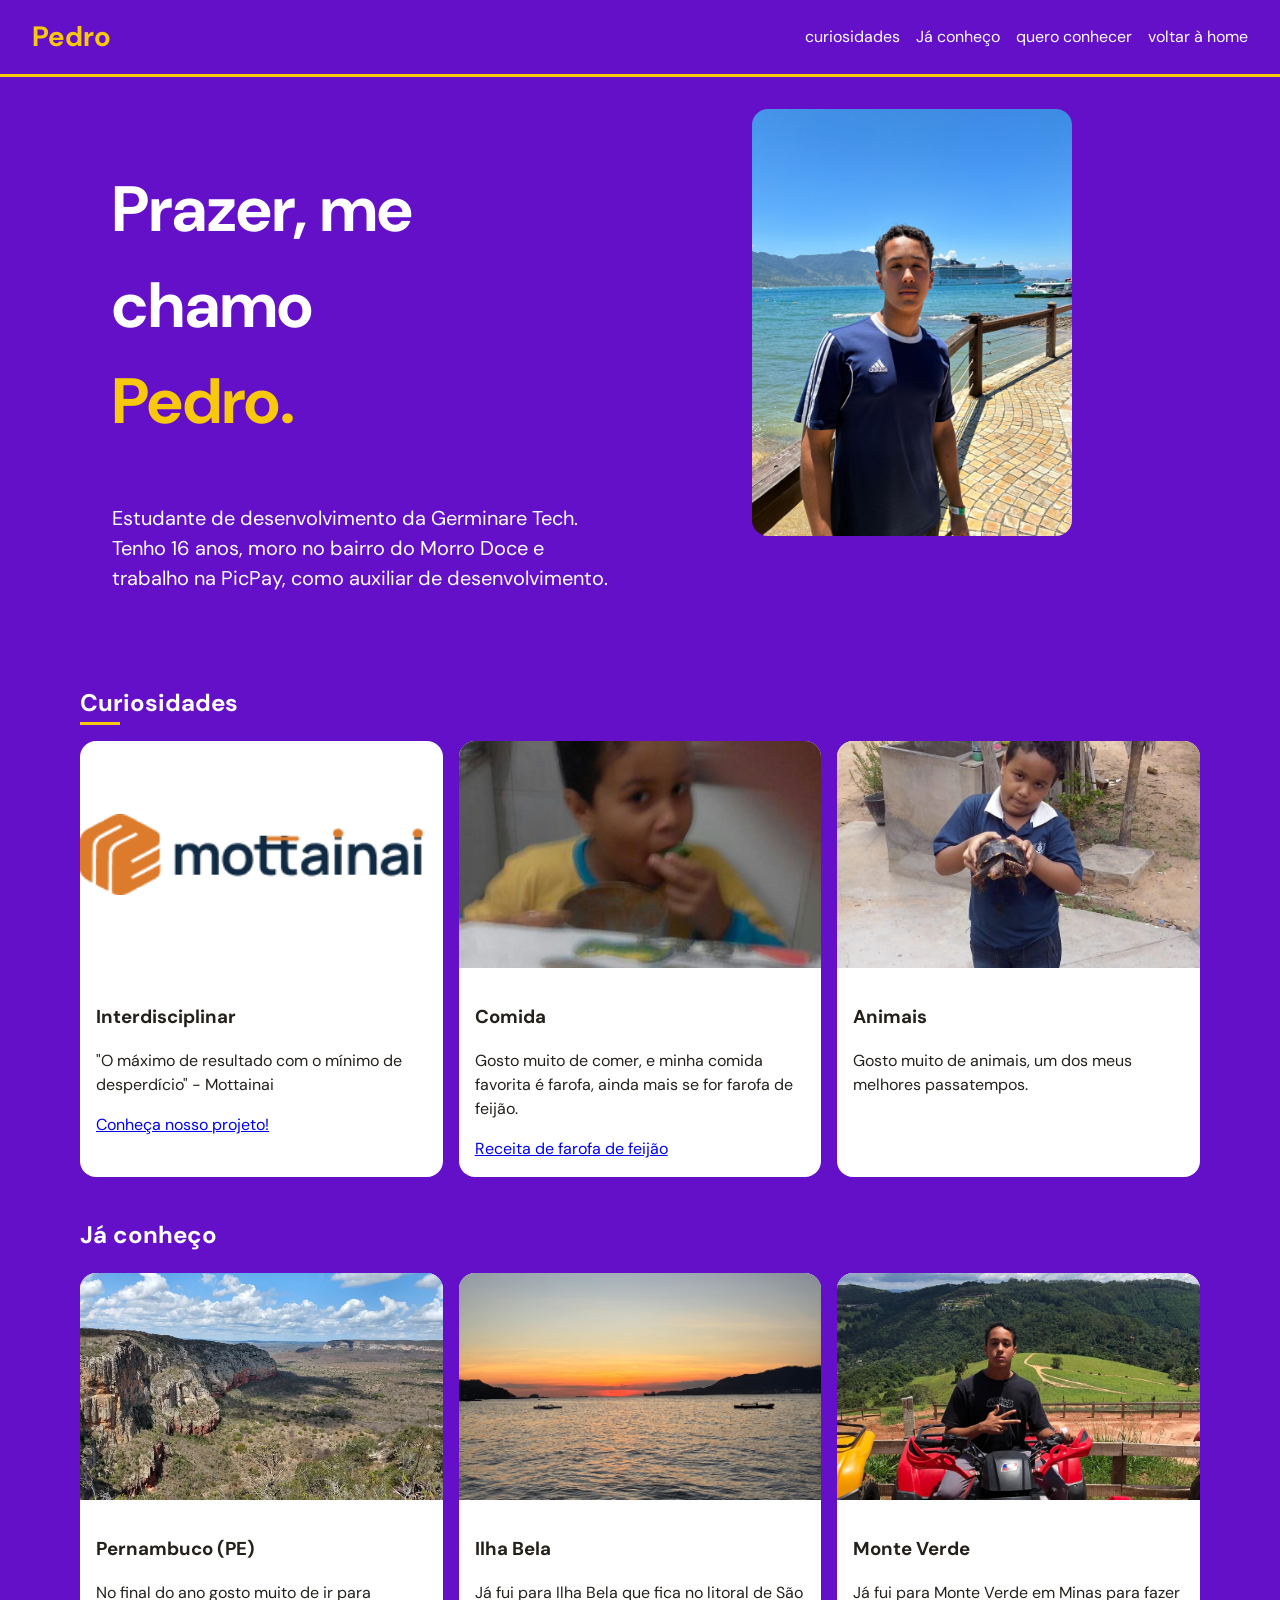
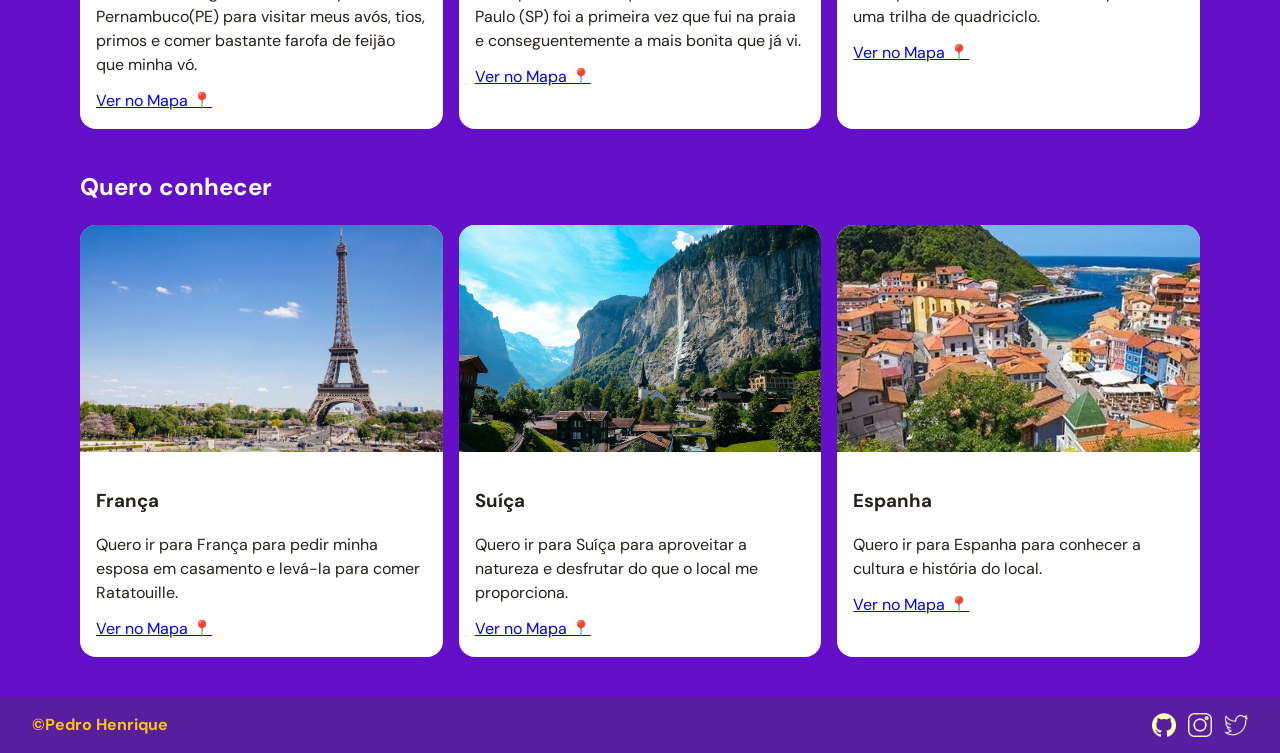
<file: paginas/landing_pedro/pedro.html>
<!DOCTYPE html>
<html lang="en">
<head>
    <meta charset="UTF-8">
    <meta name="viewport" content="width=device-width, initial-scale=1.0">
    <title>Pedroca</title>

    <link rel="preconnect" href="https://fonts.googleapis.com">
    <link rel="preconnect" href="https://fonts.gstatic.com" crossorigin>
    <link href="https://fonts.googleapis.com/css2?family=DM+Sans:ital,opsz,wght@0,9..40,100..1000;1,9..40,100..1000&display=swap" rel="stylesheet">
    <link rel="stylesheet" href=".\style\style.css">

</head>
<body>
    <header class="header-class" id="header-id">
        <a href="#main-id" id="pedro-link">Pedro</a>
        <nav>
            <a href="#curiosidades">curiosidades</a>
            <a href="#ja-fui">Já conheço</a>
            <a href="#quero-conhecer">quero conhecer</a>    
            <a href="../../index.html">voltar à home</a>
        </nav>
    </header>

    <main class="main-class" id="main-id">
       <section class="perfil-class-descricao-filho" id="perfil-id-descricao-pai">
            
            <!--descrição do inicio da página-->
            <div class="perfil-class-descricao">
                <h1>
                    Prazer, me chamo <div id="pedro"> Pedro.</div>
                </h1>
                <p>Estudante de desenvolvimento da Germinare Tech. Tenho 16 anos, moro no bairro do Morro Doce e trabalho na PicPay, como auxiliar de desenvolvimento.</p>
            </div>

            <!--minha foto-->
            <div class="perfil-class-foto">
                <img src="assets/praia.png" alt="Imagem de Pedro em Ilha Bela">
            </div>
       </section>

       <!--curiosidades-->
       <section id="curiosidades">
            <h2 id="curiosidades-curiosidades">Curiosidades</h2>
            <div class="grade-cards">
            
                <!--Inter-->
                <article class="cards">
                        <div class="imagem" id="mot">
                            <img src=".\assets\mot.png" alt="imagem do logo do projeto">
                        </div>

                        <div class="texto">
                            <h3>Interdisciplinar</h3>
                            <p>"O máximo de resultado com o mínimo de desperdício" - Mottainai</p>
                            <a href="https://mottainai-primeiro-ano.onrender.com/home.html" target="_blank">Conheça nosso projeto!</a>
                        </div>
                </article>
                
                <!--comida-->
                <article class="cards">
                    <div class="imagem">
                        <img src=".\assets\comendo.jpeg" alt="pedro comendo escondido">
                    </div>

                    <div class="texto">
                        <h3>Comida</h3>
                        <p>Gosto muito de comer, e minha comida favorita é farofa, ainda mais se for farofa de feijão.</p>
                        <a href="https://www.youtube.com/shorts/4vDPm0DdKJg" target="_blank">Receita de farofa de feijão</a>
                    </div>
                </article>

                <!--tartaruga - animais -->
                <article class="cards">
                    <div id="imagem">
                        <img src=".\assets\tartaruga.jpg" alt="pedro segurando a tartaruga">
                    </div>

                    <div class="texto">
                        <h3>Animais</h3>
                        <p>Gosto muito de animais, um dos meus melhores passatempos.</p>
                    </div>
                </article>
            </div>
       </section>

       <!--PARA ONDE JÁ FUI-->
       <section id="ja-fui">
            <h2 id="ja-conheco">Já conheço</h2>
            <div class="grade-cards">
                
                <article class="cards">
                    <div class="imagem">
                        <img src=".\assets\pernambuco.png" alt="imagem do estado de Pernambuco">
                    </div>

                    <div class="texto">
                        <h3>Pernambuco (PE)</h3>
                        No final do ano gosto muito de ir para Pernambuco(PE) para visitar meus avós, tios, primos e comer bastante farofa de feijão que minha vó.
                        <a href="https://www.google.com/maps/place/Pernambuco/@-6.6156176,-42.1671542,6z/data=!3m1!4b1!4m6!3m5!1s0x7007c9d931c86c5:0x1de0196a93401726!8m2!3d-8.8137173!4d-36.954107!16zL20vMDFoZHBw?entry=ttu&g_ep=EgoyMDI2MTExOC4xIKXMDSoASAFQAw%3D%3D" target="_blank">Ver no Mapa 📍</a>
                    </div>
                </article>

                
                <article class="cards">
                    <div class="imagem">
                        <img src=".\assets\praia-vista.jpg" alt="imagem da beira da praia">
                    </div>

                    <div class="texto">
                        <h3>Ilha Bela</h3>
                        Já fui para Ilha Bela que fica no litoral de São Paulo (SP) foi a primeira vez que fui na praia e conseguentemente a mais bonita que já vi.
                        <a href="https://www.google.com/maps/place/Ilhabela,+S%C3%A3o+Paulo/@-23.8022971,-45.4096131,13z/data=!3m1!4b1!4m6!3m5!1s0x94d299a1e1b58951:0xdb1cb1ae3f4ba322!8m2!3d-23.8165908!4d-45.3667925!16zL20vMDJ5Zjlw?entry=ttu&g_ep=EgoyMDI2MTExOC4xIKXMDSoASAFQAw%3D%3D" target="_blank">Ver no Mapa 📍</a>
                    </div>
                </article>

                
                <article class="cards">
                    <div class="imagem">
                        <img src=".\assets\mv.jpg" alt="imagem de Pedro no quadriciclo">
                    </div>

                    <div class="texto">
                        <h3>Monte Verde</h3>
                        Já fui para Monte Verde em Minas para fazer uma trilha de quadriciclo.
                        <a href="https://www.google.com/maps/place/Monte+Verde,+Camanducaia+-+Minas+Gerais,+37650-000/@-22.8671232,-46.0526111,14z/data=!3m1!4b1!4m6!3m5!1s0x94cc103f1694fca5:0xef5416e893de18e0!8m2!3d-22.8632391!4d-46.0386081!16s%2Fg%2F120lqqkw?entry=ttu&g_ep=EgoyMDI2MTExOC4xIKXMDSoASAFQAw%3D%3D" target="_blank">Ver no Mapa 📍</a>
                    </div>
                </article>
            </div>
       </section>

       <!--PARA ONDE QUERO IR-->
       <section id="quero-conhecer">
        <h2>Quero conhecer</h2>
        <div class="grade-cards">

            <article class="cards">
                    <div class="imagem">
                        <img src=".\assets\franca.webp" alt="imagem da torre Eifel">
                    </div>

                    <div class="texto">
                        <h3>França</h3>
                        Quero ir para França para pedir minha esposa em casamento e levá-la para comer Ratatouille.
                        <a href="https://www.google.com/maps/place/France/@45.6210678,-7.9742674,5z/data=!3m1!4b1!4m6!3m5!1s0xd54a02933785731:0x6bfd3f96c747d9f7!8m2!3d46.227638!4d2.213749!16zL20vMGY4bDlj?entry=ttu&g_ep=EgoyMDI2MTExOC4xIKXMDSoASAFQAw%3D%3D" target="_blank">Ver no Mapa 📍</a>
                    </div>
            </article>

            <article class="cards">
                    <div class="imagem">
                        <img src=".\assets\suica.jpg" alt="imagem da Suiça">
                    </div>

                    <div class="texto">
                        <h3>Suíça</h3>
                        Quero ir para Suíça para aproveitar a natureza e desfrutar do que o local me proporciona.
                        <a href="https://www.google.com/maps/place/Switzerland/@46.7828416,5.5848036,7z/data=!3m1!4b1!4m6!3m5!1s0x478c64ef6f596d61:0x5c56b5110fcb7b15!8m2!3d46.818188!4d8.227512!16zL20vMDZtenA?entry=ttu&g_ep=EgoyMDI2MTExOC4xIKXMDSoASAFQAw%3D%3D" target="_blank">Ver no Mapa 📍</a>
                    </div>
            </article>

            <article class="cards">
                    <div class="imagem">
                        <img src=".\assets\spain.jpg" alt="imagem da Espanha">
                    </div>

                    <div class="texto">
                        <h3>Espanha</h3>
                        Quero ir para Espanha para conhecer a cultura e história do local.
                        <a href="https://www.google.com/maps/place/Spain/@33.8842394,-28.3161447,4z/data=!3m1!4b1!4m6!3m5!1s0xc42e3783261bc8b:0xa6ec2c940768a3ec!8m2!3d40.463667!4d-3.74922!16zL20vMDZta2o?entry=ttu&g_ep=EgoyMDI2MTExOC4xIKXMDSoASAFQAw%3D%3D" target="_blank">Ver no Mapa 📍</a>
                    </div>
            </article>
        </div>
       </section>
    </main>

    <footer id="footer-id" >
        <div id="footer-descricao">
            &copy;Pedro Henrique <!--isso cria o simbolo do oficial-->
        </div>
        <div id="footer-links">
            <a href="https://github.com/dashboard" target="_blank">
                <img src=".\assets\github.png" alt="github icone">
            </a>

            <a href="https://www.instagram.com/" target="_blank">
                <img src=".\assets\instagram.png" alt="instagram icone">
            </a>

            <a href="https://x.com/?lang=en" target="_blank">
                <img src=".\assets\twitter.png" alt="icone twitter">
            </a>
        </div>
    </footer>
</body>
</html>
</file>
<file: home.css>
﻿:root {
  color-scheme: dark;
  --fundo: #1d0935;
  --amarelo: #f7c80b;
  --texto: #e5daef;
}

* { box-sizing: border-box; }

body {
  min-height: 100vh;
  margin: 0;
  background: radial-gradient(ellipse at top, #3a1664, var(--fundo) 70%);
  color: #fff;
  font-family: system-ui, sans-serif;
}

.container {
  width: min(calc(100% - 2rem), 70rem);
  margin-inline: auto;
}

header {
  background: #1a082d;
  border-bottom: 1px solid #f7c80b40;
}

header p {
  margin-block: 0;
  padding-block: 1rem;
  color: var(--amarelo);
  font-weight: 750;
}

main { padding-block: clamp(3rem, 7vw, 6rem); }

h1 {
  margin: 0;
  color: var(--amarelo);
  font-family: Georgia, serif;
  font-size: clamp(3rem, 8vw, 6rem);
  letter-spacing: -.045em;
  line-height: 1.02;
}

main > p {
  margin: 1rem 0 2.5rem;
  color: var(--texto);
  line-height: 1.6;
}

.perfis {
  display: grid;
  grid-template-columns: repeat(auto-fit, minmax(min(100%, 17rem), 1fr));
  gap: 1.25rem;
  margin: 0;
  padding: 0;
  list-style: none;
}

.cartao {
  display: flex;
  flex-direction: column;
  height: 100%;
  padding: 1rem 1rem 1.25rem;
  border: 1px solid #ad7ce280;
  border-radius: 1rem;
  background: linear-gradient(150deg, #3a1664, #26113d 72%);
  color: #fff;
  text-decoration: none;
  transition: transform .2s ease, border-color .2s ease;
}

.cartao:hover {
  transform: translateY(-3px);
  border-color: var(--amarelo);
}

.cartao:focus-visible {
  outline: 3px solid var(--amarelo);
  outline-offset: 4px;
}

.foto-perfil {
  display: block;
  width: 100%;
  aspect-ratio: 4 / 3;
  object-fit: cover;
  border-radius: .65rem;
  margin-bottom: 1.25rem;
}

.gustavo .foto-perfil { object-position: center 63%; }
.pedro .foto-perfil { object-position: center 55%; }
.zaia .foto-perfil { object-position: center 20%; }

.cartao h2 { margin: 0; font-size: 1.55rem; }
.cartao p { margin: .65rem 0 1.25rem; color: var(--texto); line-height: 1.5; }

.abrir {
  align-self: flex-start;
  margin-top: auto;
  padding: .55rem .8rem;
  border-radius: .4rem;
  background: var(--amarelo);
  color: var(--fundo);
  font-weight: 750;
}

@media (prefers-reduced-motion: reduce) {
  .cartao { transition: none; }
  .cartao:hover { transform: none; }
}
</file>
<file: pagina-pessoal/style.css>
/* =========================================
   TEMA LUPIN - PORTFÓLIO PREMIUM
   ========================================= */
:root {
  --dourado: #F7C80B;
  --dourado-claro: #F7C80B;
  --azul-meia-noite: #1D0935;
  --azul-profundo: #6410C9;
  --preto-fosco: #050505;
  --cinza-texto: rgba(255, 255, 255, 0.85);
  --branco: #FFFFFF;
  --fundo-site: #1D0935;
  --sombra-dourada: 0 10px 30px rgba(247, 200, 11, 0.15);
  --transicao: all 0.3s ease;
}

* { box-sizing: border-box; margin: 0; padding: 0; }

::-webkit-scrollbar { width: 8px; }
::-webkit-scrollbar-track { background: var(--azul-meia-noite); }
::-webkit-scrollbar-thumb { background: var(--dourado); border-radius: 4px; }

body {
  font-family: 'Inter', sans-serif;
  color: var(--cinza-texto);
  background-color: var(--fundo-site);
  line-height: 1.7;
  overflow-x: hidden;
  background-image: 
    radial-gradient(circle at 15% 50%, rgba(247, 200, 11, 0.03), transparent 25%),
    radial-gradient(circle at 85% 30%, rgba(100, 16, 201, 0.5), transparent 50%);
}

h1, h2, h3 { font-family: 'Playfair Display', serif; font-weight: 700; color: var(--branco); }
.card-info h3 { color: var(--dourado); font-family: 'Inter', sans-serif; font-size: 1.2rem; margin-bottom: 0.5rem; }
#destaque h3 { color: var(--dourado-claro); }

/* =========================================
   LAYOUT GERAL
   ========================================= */
.secao { padding: 6rem 5%; max-width: 1200px; margin: 0 auto; position: relative; }
.titulo-secao { font-size: 2.5rem; text-align: center; margin-bottom: 1rem; position: relative; color: var(--dourado); }
.titulo-secao::after { content: '♦'; display: block; font-size: 1.5rem; color: var(--dourado); margin: 0.5rem auto 0; opacity: 0.7; }
.subtitulo-secao { text-align: center; margin-bottom: 3rem; font-size: 1.1rem; color: var(--cinza-texto); }

/* =========================================
   HEADER
   ========================================= */
.topo {
  display: flex; justify-content: space-between; align-items: center;
  padding: 1rem 5%; background: rgba(29, 9, 53, 0.85);
  backdrop-filter: blur(15px); position: sticky; top: 0; z-index: 1000;
  border-bottom: 1px solid rgba(247, 200, 11, 0.2); transition: var(--transicao);
}
.topo.scrolled { padding: 0.6rem 5%; background: rgba(5, 5, 5, 0.95); border-bottom: 1px solid var(--dourado); }
.logo { font-family: 'Playfair Display', serif; font-size: 1.8rem; font-weight: 800; color: var(--dourado); text-decoration: none; }
.logo span { color: var(--branco); }
.menu { display: flex; gap: 2rem; }
.menu a { text-decoration: none; color: var(--cinza-texto); font-weight: 600; font-size: 0.9rem; transition: var(--transicao); position: relative; text-transform: uppercase; letter-spacing: 1px; }
.menu a:hover, .menu a.ativo { color: var(--dourado); }
.menu a::after { content: ''; position: absolute; width: 0; height: 1px; bottom: -5px; left: 0; background: var(--dourado); transition: width 0.3s; }
.menu a:hover::after, .menu a.ativo::after { width: 100%; }

/* =========================================
   HERO
   ========================================= */
.hero { min-height: 90vh; display: flex; align-items: center; padding: 2rem 5%; position: relative; overflow: hidden; }
.hero-conteudo { display: flex; align-items: center; justify-content: space-between; gap: 4rem; max-width: 1200px; margin: 0 auto; width: 100%; position: relative; z-index: 2; }
.hero-texto { flex: 1; }
.hero-texto .tag {
  display: inline-block; background: rgba(247, 200, 11, 0.1); color: var(--dourado);
  padding: 0.5rem 1rem; border-radius: 4px; border: 1px solid rgba(247, 200, 11, 0.3);
  font-size: 0.85rem; font-weight: 600; margin-bottom: 1.5rem; text-transform: uppercase; letter-spacing: 2px;
}
.titulo-animado { font-size: clamp(2.5rem, 5vw, 4rem); line-height: 1.1; margin-bottom: 1.5rem; color: var(--branco); }
.destaque-texto { color: var(--dourado); text-shadow: 0 0 20px rgba(247, 200, 11, 0.3); }
.lead { font-size: 1.1rem; color: var(--cinza-texto); margin-bottom: 2.5rem; max-width: 500px; }
.hero-botoes { display: flex; gap: 1rem; }

.btn-primary-custom {
  background: var(--dourado); color: var(--preto-fosco); padding: 1rem 2rem;
  border-radius: 4px; text-decoration: none; font-weight: 700; transition: var(--transicao); 
  border: 2px solid var(--dourado); text-transform: uppercase; letter-spacing: 1px; font-size: 0.9rem;
}
.btn-primary-custom:hover { background: transparent; color: var(--dourado); transform: translateY(-3px); box-shadow: var(--sombra-dourada); }
.btn-outline-custom {
  background: transparent; color: var(--branco); padding: 1rem 2rem;
  border-radius: 4px; text-decoration: none; font-weight: 600; transition: var(--transicao); 
  border: 2px solid rgba(255,255,255,0.2); text-transform: uppercase; letter-spacing: 1px; font-size: 0.9rem;
}
.btn-outline-custom:hover { border-color: var(--dourado); color: var(--dourado); transform: translateY(-3px); }

.hero-galeria { flex: 1; display: flex; justify-content: center; gap: 1.5rem; position: relative; }
.foto-destaque-dupla {
  width: 45%; border-radius: 8px; overflow: hidden; box-shadow: 0 20px 40px rgba(0,0,0,0.6);
  border: 2px solid rgba(247, 200, 11, 0.3); transition: var(--transicao); background: var(--azul-profundo); position: relative;
}
.foto-destaque-dupla::after { content: ''; position: absolute; top: 10px; left: 10px; right: 10px; bottom: 10px; border: 1px solid rgba(247, 200, 11, 0.5); pointer-events: none; z-index: 2; }
.foto-destaque-dupla img { width: 100%; height: 100%; object-fit: cover; aspect-ratio: 3 / 4; filter: sepia(20%) contrast(1.1); transition: var(--transicao); }
.foto-destaque-dupla:hover img { filter: sepia(0%) contrast(1); transform: scale(1.05); }
.foto-1 { transform: rotate(-5deg) translateY(10px); z-index: 1; }
.foto-2 { transform: rotate(5deg) translateY(-10px); z-index: 2; }
.hero-galeria:hover .foto-1 { transform: rotate(-2deg) translateY(0) scale(1.02); z-index: 3; }
.hero-galeria:hover .foto-2 { transform: rotate(2deg) translateY(0) scale(1.02); z-index: 3; }

/* =========================================
   CARDS DE SOBRE MIM
   ========================================= */
.grade-cards { display: grid; grid-template-columns: repeat(auto-fit, minmax(280px, 1fr)); gap: 2rem; }
.card-info {
  background: rgba(100, 16, 201, 0.4); backdrop-filter: blur(10px); padding: 2rem; 
  border-radius: 8px; border: 1px solid rgba(247, 200, 11, 0.1); transition: var(--transicao); position: relative; overflow: hidden;
}
.card-info:hover { transform: translateY(-5px); border-color: var(--dourado); background: rgba(100, 16, 201, 0.6); box-shadow: 0 15px 35px rgba(0,0,0,0.4); }
.icone { font-size: 2.5rem; margin-bottom: 1rem; filter: drop-shadow(0 0 10px rgba(247, 200, 11, 0.5)); }
.card-time { grid-column: 1 / -1; display: flex; flex-direction: column; }
.card-time img { width: 100%; height: 200px; object-fit: cover; border-radius: 8px; margin-top: 1rem; }
#destaque::before { content: '♠'; position: absolute; top: 10px; right: 15px; font-size: 3rem; color: rgba(247, 200, 11, 0.1); font-family: serif; pointer-events: none; }

/* =========================================
   XADREZ
   ========================================= */
.secao-xadrez { background-color: var(--preto-fosco); color: white; position: relative; width: 100%; max-width: 100%; padding: 6rem 5%; border-top: 1px solid rgba(247, 200, 11, 0.2); border-bottom: 1px solid rgba(247, 200, 11, 0.2); }
.secao-xadrez::before { content: ""; position: absolute; top: 0; left: 0; width: 100%; height: 4px; background: linear-gradient(90deg, transparent, var(--dourado), transparent); }
.secao-xadrez .titulo-secao { color: var(--dourado); }
.faixa-fotos { display: flex; gap: 1.5rem; justify-content: center; flex-wrap: wrap; margin-top: 3rem; }
.faixa-fotos img { width: 30%; min-width: 250px; height: 300px; object-fit: cover; border-radius: 4px; filter: grayscale(100%) brightness(0.7); transition: var(--transicao); border: 1px solid rgba(255,255,255,0.1); }
.faixa-fotos img:hover { filter: grayscale(0%) brightness(1); transform: scale(1.05); border-color: var(--dourado); box-shadow: 0 10px 30px rgba(247, 200, 11,0.2); z-index: 2; }

/* =========================================
   SALA DE JOGOS E FILMES
   ========================================= */
.grade-jogos { display: grid; grid-template-columns: repeat(auto-fill, minmax(160px, 1fr)); gap: 1.5rem; padding: 1rem 0; }
.card-jogo { position: relative; border-radius: 8px; overflow: hidden; background: var(--azul-profundo); border: 1px solid rgba(247, 200, 11, 0.2); transition: var(--transicao); cursor: pointer; display: flex; flex-direction: column; }
.card-jogo img { width: 100%; height: 220px; object-fit: cover; filter: grayscale(20%) contrast(1.1); transition: var(--transicao); }
.card-jogo span { display: block; text-align: center; padding: 0.8rem 0.5rem; font-family: 'Inter', sans-serif; font-size: 0.85rem; font-weight: 600; color: var(--cinza-texto); background: rgba(5, 5, 5, 0.9); border-top: 1px solid rgba(247, 200, 11, 0.1); margin-top: auto; }
.card-jogo:hover { transform: translateY(-5px); border-color: var(--dourado); box-shadow: 0 15px 30px rgba(0,0,0,0.6); z-index: 2; }
.card-jogo:hover img { filter: grayscale(0%) contrast(1.1); }
.card-jogo:hover span { color: var(--dourado); background: var(--preto-fosco); }

.grid-curiosidades { display: grid; grid-template-columns: repeat(auto-fit, minmax(300px, 1fr)); gap: 1.5rem; margin-bottom: 4rem; }
.card-curiosidade { background: rgba(100, 16, 201, 0.4); backdrop-filter: blur(10px); border: 1px solid rgba(247, 200, 11, 0.2); padding: 2rem; border-radius: 12px; transition: var(--transicao); }
.card-curiosidade:hover { border-color: var(--dourado); transform: translateY(-5px); box-shadow: 0 10px 30px rgba(0,0,0,0.5); }
.curio-icone { font-size: 2.5rem; margin-bottom: 1rem; filter: drop-shadow(0 0 10px rgba(247, 200, 11, 0.3)); }
.card-curiosidade h3 { font-family: 'Inter', sans-serif; font-size: 1.2rem; color: var(--dourado); margin-bottom: 1rem; border-bottom: 1px solid rgba(247, 200, 11, 0.2); padding-bottom: 0.5rem; }
.card-curiosidade p { font-size: 0.95rem; color: var(--cinza-texto); line-height: 1.6; margin-bottom: 1rem; }
.card-curiosidade strong { color: var(--branco); }

/* Imagens dentro dos Cards */
.comidas-imagens, .herois-imagens, .musicas-imagens, .tech-imagens, .materias-imagens {
  display: flex; gap: 10px; margin-top: 1rem; flex-wrap: wrap;
}
.comidas-imagens img { width: 30%; height: 70px; object-fit: cover; border-radius: 6px; border: 1px solid rgba(247, 200, 11, 0.3); }
.herois-imagens img { width: 30%; height: 80px; object-fit: cover; border-radius: 6px; border: 1px solid rgba(247, 200, 11, 0.3); }
.musicas-imagens img { width: 30%; height: 60px; object-fit: cover; border-radius: 4px; border: 1px solid rgba(247, 200, 11, 0.3); }
.tech-imagens img { width: 15%; height: 40px; object-fit: contain; filter: grayscale(50%); transition: var(--transicao); }
.materias-imagens img { width: 22%; height: 60px; object-fit: cover; border-radius: 4px; border: 1px solid rgba(247, 200, 11, 0.3); }

.comidas-imagens img:hover, .herois-imagens img:hover, .musicas-imagens img:hover, .materias-imagens img:hover { transform: scale(1.1); border-color: var(--dourado); }
.tech-imagens img:hover { filter: grayscale(0%); transform: scale(1.2); }

/* =========================================
   FILMES
   ========================================= */
.titulo-filmes { text-align: center; font-family: 'Playfair Display', serif; font-size: 2rem; color: var(--branco); margin-bottom: 2rem; }
.galeria-filmes { display: grid; grid-template-columns: repeat(auto-fill, minmax(180px, 1fr)); gap: 1.5rem; }
.filme-card { background: var(--preto-fosco); border-radius: 8px; overflow: hidden; border: 1px solid rgba(247, 200, 11, 0.1); transition: var(--transicao); text-align: center; cursor: pointer; }
.filme-card img { width: 100%; height: 260px; object-fit: cover; transition: var(--transicao); border-bottom: 2px solid transparent; }
.filme-card span { display: block; padding: 0.8rem; font-size: 0.85rem; font-weight: 600; color: var(--cinza-texto); }
.filme-card:hover { transform: translateY(-5px); border-color: var(--dourado); box-shadow: 0 10px 20px rgba(0,0,0,0.6); z-index: 2; }
.filme-card:hover img { border-bottom-color: var(--dourado); }
.filme-card:hover span { color: var(--dourado); background: rgba(247, 200, 11, 0.1); }

/* =========================================
   CARROSSEL DE MOMENTOS
   ========================================= */
.carrossel-container {
  max-width: 900px;
  position: relative;
  margin: auto;
  border-radius: 12px;
  overflow: hidden;
  border: 2px solid rgba(247, 200, 11, 0.3);
  box-shadow: 0 10px 30px rgba(0,0,0,0.6);
}

.carrossel-slide {
  display: none;
  width: 100%;
  height: 550px; 
}

.carrossel-slide img {
  width: 100%;
  height: 100%;
  object-fit: contain;
  background-color: #000;
}

.fade {
  animation-name: fade;
  animation-duration: 1.5s;
}

@keyframes fade {
  from {opacity: .4} 
  to {opacity: 1}
}

/* =========================================
   SONHOS
   ========================================= */
.card-lugar { border: 1px solid rgba(247, 200, 11, 0.3); border-radius: 12px; overflow: hidden; background-size: cover; background-position: center; position: relative; min-height: 280px; transition: var(--transicao); cursor: pointer; }
.card-lugar::before { content: ''; position: absolute; top: 0; left: 0; width: 100%; height: 100%; background: linear-gradient(to top, rgba(5, 5, 5, 0.95) 0%, rgba(29, 9, 53, 0.4) 60%, transparent 100%); transition: var(--transicao); z-index: 1; }
.card-lugar:hover { transform: translateY(-5px); border-color: var(--dourado); box-shadow: 0 15px 30px rgba(0,0,0,0.6); }
.card-lugar:hover::before { background: linear-gradient(to top, rgba(5, 5, 5, 0.95) 0%, rgba(247, 200, 11, 0.2) 60%, transparent 100%); }
.card-overlay { position: absolute; bottom: 0; left: 0; width: 100%; padding: 1.5rem; z-index: 2; transform: translateY(10px); transition: var(--transicao); }
.card-lugar:hover .card-overlay { transform: translateY(0); }
.lugar-titulo { font-family: 'Playfair Display', serif; font-size: 1.4rem; color: var(--dourado); margin-bottom: 0.3rem; text-shadow: 0 2px 4px rgba(0,0,0,0.8); }
.lugar-desc { font-family: 'Inter', sans-serif; font-size: 0.9rem; color: #ddd; margin: 0; line-height: 1.4; }
.meta { margin-top: 3rem; font-family: 'Playfair Display', serif; font-size: 1.5rem; text-align: center; color: var(--dourado-claro); padding: 2rem; background: rgba(247, 200, 11, 0.05); border-radius: 8px; border: 1px solid rgba(247, 200, 11, 0.2); }

/* =========================================
   RODAPÉ (Aumentado)
   ========================================= */
.rodape { 
  background: var(--preto-fosco); 
  padding: 4rem 1rem; /* Aumentado */
  margin-top: 4rem; 
  border-top: 1px solid rgba(247, 200, 11, 0.2); 
}

/* =========================================
   BOTÃO VOLTAR AO TOPO
   ========================================= */
#btn-topo {
  position: fixed; bottom: 30px; right: 30px; width: 50px; height: 50px;
  border-radius: 50%; background-color: transparent; color: var(--dourado);
  border: 1px solid var(--dourado); font-size: 1.5rem; cursor: pointer; 
  box-shadow: 0 0 15px rgba(247, 200, 11, 0.2);
  opacity: 0; visibility: hidden; transform: translateY(20px); transition: all 0.4s ease;
  z-index: 2000; display: flex; justify-content: center; align-items: center;
}
#btn-topo.visivel { opacity: 1; visibility: visible; transform: translateY(0); }
#btn-topo:hover { background-color: var(--dourado); color: var(--preto-fosco); box-shadow: 0 0 25px rgba(247, 200, 11, 0.6); }

.escondido { opacity: 0; transform: translateY(30px); transition: opacity 0.8s ease-out, transform 0.8s ease-out; }
.mostrar { opacity: 1; transform: translateY(0); }

/* =========================================
   RESPONSIVIDADE
   ========================================= */
@media (max-width: 992px) {
  .hero-conteudo { flex-direction: column; text-align: center; gap: 3rem; }
  .hero-texto .lead { margin: 0 auto 2rem; }
  .hero-botoes { justify-content: center; }
  .hero-galeria { width: 100%; max-width: 400px; margin: 0 auto; gap: 1rem; }
  .foto-destaque-dupla { width: 50%; }
  .foto-1 { transform: rotate(-3deg); }
  .foto-2 { transform: rotate(3deg); }
  .carrossel-slide { height: 400px; }
}

@media (max-width: 768px) {
  .topo { flex-direction: column; gap: 1rem; padding: 1rem 5%; }
  .menu { gap: 1rem; flex-wrap: wrap; justify-content: center; }
  .menu a { font-size: 0.8rem; }
  .secao { padding: 4rem 5%; }
  .titulo-secao { font-size: 2rem; }
  .faixa-fotos img { width: 100%; }
  .galeria-filmes { grid-template-columns: repeat(auto-fill, minmax(140px, 1fr)); }
  .filme-card img { height: 200px; }
  .grade-jogos { grid-template-columns: repeat(auto-fill, minmax(130px, 1fr)); gap: 1rem; }
  .card-jogo img { height: 180px; }
  .card-jogo span { font-size: 0.75rem; padding: 0.6rem 0.3rem; }
  .carrossel-slide { height: 300px; }
  .tech-imagens img { width: 20%; height: 30px; }
}

.foto-destaque-dupla {
  border: 3px solid #D6B650;
}

.foto-destaque-dupla::after {
  content: none;
}

#xadrez .faixa-fotos img:nth-child(3) {
  object-fit: contain;
}

#momentos .carrossel-slide.ativo {
  display: block;
  opacity: 1;
}
</file>
<file: paginas/landing_zaia/style.css>
:root { --purple:#6410C9; --yellow:#F7C80B; --white:#FFFFFF; --ink:#21132F; --muted:#6A6075; --line:#E8E1EE; --surface:#FAF8FD; --round:24px; }
    *,*::before,*::after { box-sizing:border-box; }
    html { scroll-behavior:smooth; scroll-padding-top:100px; }
    body { margin:0; overflow-x:clip; background:var(--white); color:var(--ink); font-family:'DM Sans',system-ui,-apple-system,BlinkMacSystemFont,'Segoe UI',sans-serif; -webkit-font-smoothing:antialiased; }
    body.menu-open { overflow:hidden; }
    a { color:inherit; text-decoration:none; }
    button { font:inherit; }
    button, a { -webkit-tap-highlight-color:transparent; }
    :focus-visible { outline:3px solid var(--yellow); outline-offset:4px; }
    ::selection { background:var(--yellow); color:var(--ink); }
    .container { width:min(1250px, calc(100% - 96px)); margin-inline:auto; }
    .eyebrow { display:inline-flex; align-items:center; gap:11px; text-transform:uppercase; font-weight:800; letter-spacing:.16em; font-size:.78rem; }
    .eyebrow::before { content:""; width:23px; height:2px; background:currentColor; }
    .heading { margin:22px 0 0; font-size:clamp(2.85rem, 5.5vw, 5.3rem); line-height:1.03; letter-spacing:-.075em; font-weight:900; }
    .heading span { color:var(--purple); }
    .section-top { display:flex; justify-content:space-between; gap:40px; align-items:end; margin-bottom:43px; }
    .section-intro { max-width:440px; font-size:1.08rem; line-height:1.75; color:var(--muted); margin:0 0 6px; }
    .site-header { position:sticky; z-index:50; top:0; height:86px; background:rgba(255,255,255,.94); backdrop-filter:blur(18px); border-bottom:1px solid var(--line); }
    .nav { height:100%; display:flex; justify-content:space-between; align-items:center; gap:24px; }
    .brand { display:flex; align-items:center; gap:11px; color:var(--purple); font-size:1.55rem; font-weight:900; letter-spacing:-.075em; }
    .brand-mark { display:grid; place-items:center; color:var(--white); background:var(--purple); border-radius:12px; width:42px; height:42px; font-size:1.5rem; letter-spacing:-.07em; transform:rotate(-7deg); }
    .nav-links { display:flex; align-items:center; gap:35px; }
    .nav-links>a { font-size:.93rem; font-weight:700; transition:color .2s; }
    .nav-links>a:hover,.nav-links>a[aria-current="true"] { color:var(--purple); }
    .btn-voltar { display: inline-flex; align-items: center; justify-content: center; gap: 10px; background-color: #F7C80B; color: #270B45; padding: 14px 24px; border: 2px solid #F7C80B; border-radius: 999px; font-family: 'DM Sans', sans-serif; font-size: 16px; font-weight: 800; text-decoration: none; cursor: pointer; transition: background-color 0.2s ease, color 0.2s ease, transform 0.2s ease; }
    .btn-voltar:hover { background-color: #FFFFFF; border-color: #FFFFFF; color: #270B45; transform: translateY(-3px); }
    .btn-voltar:focus-visible { outline: 3px solid #F7C80B; outline-offset: 4px; }
    .menu-toggle { display:none; height:42px; width:42px; background:var(--purple); border:0; border-radius:12px; color:white; cursor:pointer; align-items:center; justify-content:center; }
    .menu-toggle svg { width:23px; height:23px; }
    .hero { padding:70px 0 80px; overflow:hidden; }
    .hero-grid { display:grid; grid-template-columns:1.08fr .92fr; gap:60px; align-items:center; }
    .hello { display:flex; gap:12px; align-items:center; font-weight:800; font-size:.92rem; color:var(--purple); margin-bottom:28px; }
    .hello-star { display:grid; place-items:center; background:var(--yellow); color:var(--purple); border-radius:50%; width:37px; height:37px; font-size:1.4rem; }
    h1 { margin:0; font-weight:900; letter-spacing:-.09em; line-height:.99; font-size:clamp(4.3rem,8.2vw,8.4rem); }
    h1 .name { color:var(--purple); position:relative; white-space:nowrap; }
    .hero-description { max-width:500px; font-size:1.17rem; line-height:1.75; margin:32px 0 31px; color:var(--muted); }
    .hero-actions { display:flex; align-items:center; flex-wrap:wrap; gap:13px; }
    .primary-btn,.secondary-btn { display:inline-flex; align-items:center; justify-content:center; gap:12px; min-height:54px; border-radius:999px; padding:0 24px; font-size:.96rem; font-weight:800; transition:transform .2s,background .2s; }
    .primary-btn:hover,.secondary-btn:hover { transform:translateY(-3px); }
    .primary-btn { background:var(--purple); color:var(--white); }
    .secondary-btn { border:1.5px solid var(--line); color:var(--purple); background:white; }
    .btn-icon { font-size:1.25rem; line-height:1; }
    .hero-art { height:580px; position:relative; isolation:isolate; }
    .hero-art-bg { position:absolute; inset:0 8px 18px 18px; background:var(--purple); border-radius:175px 175px 36px 36px; overflow:hidden; }
    .hero-art-bg::before { content:""; position:absolute; width:600px; height:600px; border:2px solid rgba(255,255,255,.16); border-radius:50%; left:-135px; top:100px; }
    .hero-art-bg::after { content:""; position:absolute; width:340px; height:340px; border:2px solid rgba(255,255,255,.13); border-radius:50%; right:-170px; top:-170px; }
    .art-text { position:absolute; z-index:3; font-size:clamp(7rem,11vw,11.6rem); transform:rotate(-10deg); font-weight:900; letter-spacing:-.12em; color:var(--white); left:11%; bottom:15%; line-height:1; text-shadow:0 14px 0 rgba(43,0,100,.18); }
    .volleyball { position:absolute; z-index:2; width:310px; height:310px; right:3%; top:10%; border-radius:50%; background:var(--yellow); transform:rotate(-25deg); box-shadow:inset -19px -23px 0 rgba(111,74,0,.1),0 27px 0 rgba(45,0,102,.25); overflow:hidden; }
    .volleyball .seam { position:absolute; border:5px solid var(--purple); border-radius:50%; }
    .volleyball .seam.one { height:405px; width:130px; top:-48px; left:92px; }
    .volleyball .seam.two { height:120px; width:410px; top:96px; left:-54px; }
    .volleyball .seam.three { height:375px; width:295px; top:-265px; left:15px; }
    .art-orbit { position:absolute; z-index:1; width:390px; height:390px; border:2px dashed rgba(255,255,255,.55); border-radius:50%; top:25px; left:-56px; transform:rotate(-25deg); }
    .art-sticker { position:absolute; z-index:5; background:var(--white); border:1.5px solid var(--purple); box-shadow:8px 8px 0 var(--yellow); border-radius:17px; padding:13px 20px; font-weight:900; letter-spacing:-.04em; color:var(--purple); }
    .sticker-top { top:34px; left:-14px; transform:rotate(-10deg); }
    .sticker-side { bottom:50px; right:-9px; transform:rotate(8deg); }
    .art-doodle { position:absolute; z-index:4; left:12%; top:23%; color:var(--yellow); font-size:3.8rem; transform:rotate(-13deg); }
    .hero-bottom { display:flex; align-items:center; gap:12px; font-size:.83rem; font-weight:700; color:var(--muted); margin-top:45px; }
    .scroll-line { width:35px; height:1px; background:var(--muted); }
    .about { padding:145px 0 125px; }
    .about-grid { display:grid; grid-template-columns:.83fr 1.17fr; gap:8%; align-items:start; }
    .about .heading { max-width:470px; }
    .about-copy { padding-top:35px; font-size:1.17rem; line-height:1.82; color:var(--muted); }
    .about-copy p { margin:0 0 20px; }
    .about-copy strong { color:var(--ink); }
    .facts { display:grid; grid-template-columns:repeat(3,minmax(0,1fr)); gap:16px; margin-top:42px; }
    .fact { border:1.5px solid var(--line); border-radius:22px; padding:24px 22px; min-height:162px; background:var(--white); }
    .fact-icon { font-size:1.75rem; margin-bottom:18px; display:block; }
    .fact-label { color:var(--muted); font-size:.82rem; font-weight:700; margin-bottom:5px; }
    .fact-value { font-weight:900; font-size:1.2rem; line-height:1.2; letter-spacing:-.04em; }
    .interests { background:var(--surface); padding:120px 0 135px; border-block:1px solid var(--line); }
    .interests-grid { display:grid; grid-template-columns:repeat(4,minmax(0,1fr)); gap:18px; }
    .interest { position:relative; min-height:326px; padding:30px 25px; border-radius:26px; background:var(--white); border:1px solid var(--line); display:flex; flex-direction:column; justify-content:space-between; overflow:hidden; transition:transform .24s, box-shadow .24s, background .24s; }
    .interest:hover { transform:translateY(-8px); box-shadow:0 22px 45px rgba(59,13,96,.1); }
    .interest.purple { background:var(--purple); color:white; border-color:var(--purple); }
    .interest-icon { width:71px; height:71px; display:grid; place-items:center; border-radius:21px; background:var(--surface); font-size:2.5rem; transform:rotate(-9deg); }
    .interest.purple .interest-icon { background:rgba(255,255,255,.15); }
    .interest h3 { font-size:1.85rem; letter-spacing:-.06em; margin:0 0 10px; }
    .interest p { margin:0; font-size:.98rem; line-height:1.6; color:var(--muted); }
    .interest.purple p { color:#E8DAF9; }
    .places { padding:135px 0 120px; }
    .places-grid { display:grid; grid-template-columns:1.15fr .85fr; gap:20px; }
    .place { position:relative; min-height:440px; overflow:hidden; border-radius:27px; padding:35px; color:var(--white); display:flex; flex-direction:column; justify-content:flex-end; isolation:isolate; }
    .place::before { content:""; position:absolute; inset:0; background:linear-gradient(0deg,rgba(16,5,34,.85),transparent 72%); z-index:-1; }
    .place .place-name { font-size:clamp(2.1rem,3.3vw,3.35rem); letter-spacing:-.07em; line-height:1.02; margin:8px 0 13px; font-weight:900; }
    .place p { max-width:440px; font-size:.99rem; line-height:1.58; color:rgba(255,255,255,.87); margin:0; }
    .place-tag { display:inline-flex; align-items:center; width:max-content; padding:7px 13px; background:var(--yellow); color:var(--ink); border-radius:999px; text-transform:uppercase; letter-spacing:.08em; font-size:.69rem; font-weight:900; }
    .place.pelezao { background:linear-gradient(145deg,#7e45dd 0%,#5a13bd 56%,#24105c 100%); }
    .place.villa { background:linear-gradient(145deg,#328c70 0%,#1f795d 50%,#10413a 100%); }
    .place.magic { background:linear-gradient(145deg,#087dc4,#24c6e4 40%,#0855a5); }
    .place-art { position:absolute; z-index:-2; inset:0; display:flex; align-items:flex-start; justify-content:flex-end; overflow:hidden; }
    .place-art svg { width:100%; height:100%; }
    .place.split { min-height:370px; }
    .place.pelezao { grid-row:span 2; }
    .place.pelezao .place-art svg { opacity:.78; }
    .place-actions { margin-top:19px; }
    .place-actions a { display:inline-flex; padding:10px 0; font-size:.91rem; font-weight:800; border-bottom:1.5px solid rgba(255,255,255,.7); }
    .place-actions a:hover { color:var(--yellow); }
    .travel { background:var(--purple); padding:125px 0 135px; color:var(--white); }
    .travel .heading span { color:var(--yellow); }
    .travel .section-intro { color:#E4D3F8; }
    .destinations { display:grid; grid-template-columns:repeat(2,minmax(0,1fr)); gap:22px; }
    .destination { position:relative; min-height:550px; border-radius:28px; overflow:hidden; isolation:isolate; padding:32px; display:flex; flex-direction:column; justify-content:space-between; color:var(--ink); }
    .destination.tokyo { background:#F7C80B; }
    .destination.orlando { background:#F1E9FF; }
    .destination .travel-top { display:flex; justify-content:space-between; align-items:center; position:relative; z-index:4; font-size:.78rem; font-weight:900; text-transform:uppercase; letter-spacing:.13em; }
    .stamp { width:67px; height:67px; border:2px dashed currentColor; border-radius:50%; display:grid; place-items:center; font-size:1.5rem; transform:rotate(17deg); }
    .destination .destination-art { position:absolute; inset:72px 0 93px; display:flex; align-items:center; justify-content:center; z-index:-1; }
    .destination .destination-art svg { width:100%; height:100%; }
    .destination .travel-bottom { position:relative; z-index:3; }
    .destination h3 { font-size:clamp(3.8rem,6vw,6.5rem); letter-spacing:-.095em; margin:0; line-height:1; font-weight:900; }
    .destination p { max-width:390px; font-size:1rem; line-height:1.55; margin:13px 0 0; }
    .travel-note { display:flex; align-items:center; gap:12px; margin-top:32px; color:#E5D6F6; font-weight:600; }
    .travel-note::before { content:"✳"; font-size:1.7rem; color:var(--yellow); }
    .fun-fact { padding:128px 0; }
    .fun-box { display:grid; grid-template-columns:1fr 190px; gap:36px; align-items:center; background:var(--surface); border:1px solid var(--line); border-radius:32px; padding:65px 72px; }
    .fun-box .eyebrow { color:var(--purple); }
    .fun-box h2 { font-size:clamp(2.5rem,4.5vw,4.8rem); letter-spacing:-.075em; line-height:1.08; margin:18px 0 0; max-width:870px; }
    .fun-box h2 span { color:var(--purple); }
    .fun-symbol { width:170px; height:170px; border-radius:33px; background:var(--yellow); color:var(--purple); display:grid; place-items:center; font-size:7rem; font-weight:900; transform:rotate(12deg); box-shadow:14px 14px 0 var(--purple); }
    .footer { background:var(--ink); color:var(--white); padding:85px 0 29px; }
    .footer-main { display:flex; justify-content:space-between; align-items:end; gap:30px; padding-bottom:75px; }
    .footer .eyebrow { color:var(--yellow); }
    .footer h2 { font-weight:900; font-size:clamp(3.4rem,7.5vw,8rem); line-height:1; margin:20px 0 0; letter-spacing:-.09em; }
    .footer h2 span { color:var(--yellow); }
    .back-top { display:inline-flex; align-items:center; gap:10px; white-space:nowrap; border:1.5px solid #62506F; border-radius:999px; padding:15px 21px; font-weight:800; }
    .back-top:hover { background:var(--purple); border-color:var(--purple); }
    .footer-bottom { padding-top:26px; border-top:1px solid #4a3a5d; display:flex; justify-content:space-between; flex-wrap:wrap; gap:12px; font-size:.86rem; color:#B8A9C5; }
    .reveal { opacity:0; transform:translateY(28px); transition:opacity .8s, transform .8s; }
    .reveal.visible { opacity:1; transform:none; }
    @media (max-width:1100px) {
      .container { width:min(100% - 64px,1250px); }
      .hero-grid { gap:35px; }
      .hero-art { height:500px; }
      .hero-art-bg { border-radius:125px 125px 32px 32px; }
      .volleyball { width:250px; height:250px; }
      .art-text { font-size:8.5rem; bottom:19%; }
      .facts { grid-template-columns:repeat(3,1fr); }
      .interests-grid { grid-template-columns:repeat(2,1fr); }
      .interest { min-height:285px; }
    }
    @media (max-width:780px) {
      .container { width:min(100% - 40px,650px); }
      .site-header { height:72px; }
      .brand-mark { width:39px; height:39px; }
      .menu-toggle { display:flex; }
      .nav-links { display:none; position:absolute; top:71px; left:0; right:0; background:white; flex-direction:column; align-items:stretch; gap:0; padding:15px 20px 25px; box-shadow:0 18px 30px rgba(36,9,58,.1); border-bottom:1px solid var(--line); }
      .nav-links.open { display:flex; }
      .nav-links>a { padding:16px 12px; }
      .hero { padding:48px 0 58px; }
      .hero-grid { grid-template-columns:1fr; gap:45px; }
      h1 { font-size:clamp(4.1rem,14vw,7rem); }
      .hero-description { font-size:1.08rem; }
      .hero-art { height:450px; max-width:480px; width:100%; margin:auto; }
      .hero-art-bg { inset:0 13px 12px 13px; }
      .volleyball { width:255px; height:255px; }
      .art-text { font-size:9rem; }
      .art-doodle { top:20%; }
      .hero-bottom { margin-top:24px; }
      .section-top { display:block; margin-bottom:32px; }
      .section-intro { margin-top:20px; }
      .about,.places,.travel,.interests,.fun-fact { padding:80px 0; }
      .about-grid { grid-template-columns:1fr; gap:12px; }
      .about-copy { padding-top:16px; }
      .facts { margin-top:27px; }
      .places-grid { grid-template-columns:1fr; }
      .place,.place.split { min-height:360px; }
      .place.pelezao { grid-row:auto; }
      .destinations { grid-template-columns:1fr; }
      .destination { min-height:520px; }
      .fun-box { grid-template-columns:1fr; padding:45px 33px; }
      .fun-symbol { width:120px; height:120px; font-size:5rem; }
      .footer-main { display:block; }
      .back-top { margin-top:32px; }
      .footer h2 { font-size:clamp(3.4rem,11vw,6.5rem); }
    }
    @media (max-width:520px) {
      .heading { font-size:clamp(2.8rem,12vw,4rem); }
      .hero-art { height:390px; }
      .hero-art-bg { border-radius:90px 90px 27px 27px; }
      .volleyball { width:205px; height:205px; right:4%; top:12%; }
      .art-text { font-size:7rem; left:9%; bottom:18%; }
      .art-doodle { font-size:2.8rem; }
      .sticker-top { left:-2px; }
      .sticker-side { right:-3px; }
      .art-sticker { font-size:.84rem; padding:11px 14px; }
      .facts { grid-template-columns:1fr; gap:10px; }
      .fact { min-height:auto; display:grid; grid-template-columns:55px 1fr; grid-template-rows:auto auto; align-items:center; column-gap:10px; padding:15px 19px; }
      .fact-icon { grid-row:1/3; margin:0; }
      .fact-label { margin:0; }
      .interests-grid { grid-template-columns:1fr 1fr; gap:11px; }
      .interest { min-height:260px; padding:21px 17px; border-radius:20px; }
      .interest-icon { width:57px; height:57px; font-size:2rem; }
      .interest h3 { font-size:1.5rem; }
      .interest p { font-size:.86rem; line-height:1.45; }
      .place { padding:27px; }
      .destination { padding:25px; min-height:460px; }
      .destination h3 { font-size:4rem; }
      .destination .destination-art { inset:80px 0 80px; }
      .travel-note { align-items:flex-start; line-height:1.6; }
      .fun-box { padding:37px 24px; }
      .footer { padding-top:72px; }
    }
    @media (prefers-reduced-motion:reduce) {
      html { scroll-behavior:auto; }
      .reveal { opacity:1; transform:none; transition:none; }
      *,*::before,*::after { transition-duration:.01ms!important; }
    }

    /* Identidade principal: roxo em destaque, textos brancos e acentos amarelos. */
    body { background:var(--purple); color:var(--white); }
    .site-header { background:rgba(87,10,177,.96); border-bottom-color:rgba(255,255,255,.18); }
    .brand { color:var(--white); }
    .brand-mark { background:var(--yellow); color:var(--purple); }
    .nav-links>a { color:var(--white); }
    .nav-links>a:hover,.nav-links>a[aria-current="true"] { color:var(--yellow); }
    .menu-toggle { background:var(--yellow); color:var(--purple); }

    .hero { background:var(--purple); }
    .hello { color:var(--yellow); }
    h1 { color:var(--white); }
    h1 .name { color:var(--yellow); }
    .hero-description { color:rgba(255,255,255,.85); }
    .primary-btn { background:var(--yellow); color:var(--purple); }
    .primary-btn:hover { background:var(--white); }
    .secondary-btn { background:transparent; border-color:rgba(255,255,255,.48); color:var(--white); }
    .secondary-btn:hover { background:rgba(255,255,255,.12); }
    .hero-bottom { color:rgba(255,255,255,.7); }
    .scroll-line { background:rgba(255,255,255,.65); }
    .hero-art-bg { background:var(--yellow); }
    .hero-art-bg::before,.hero-art-bg::after { border-color:rgba(100,16,201,.2); }
    .art-text { color:var(--purple); text-shadow:0 14px 0 rgba(255,255,255,.28); }
    .volleyball { background:var(--purple); box-shadow:inset -19px -23px 0 rgba(31,0,78,.18),0 27px 0 rgba(113,67,1,.16); }
    .volleyball .seam { border-color:var(--yellow); }
    .art-orbit { border-color:rgba(100,16,201,.55); }
    .art-doodle { color:var(--purple); }
    .art-sticker { box-shadow:8px 8px 0 var(--purple); }

    .heading { color:var(--white); }
    .heading span { color:var(--yellow); }
    .section-intro { color:rgba(255,255,255,.79); }
    .about { background:var(--purple); }
    .about-copy { color:rgba(255,255,255,.84); }
    .about-copy strong { color:var(--yellow); }
    .fact { color:var(--white); background:rgba(255,255,255,.10); border-color:rgba(255,255,255,.25); }
    .fact-label { color:rgba(255,255,255,.7); }

    .interests { background:linear-gradient(135deg,#6410C9 0%,#4C0AA5 100%); border-block-color:rgba(255,255,255,.2); }
    .interest,.interest.purple { background:rgba(255,255,255,.10); border-color:rgba(255,255,255,.28); color:var(--white); }
    .interest:hover { box-shadow:0 22px 45px rgba(21,0,60,.3); background:rgba(255,255,255,.17); }
    .interest h3 { color:var(--white); }
    .interest p,.interest.purple p { color:rgba(255,255,255,.81); }
    .interest-icon,.interest.purple .interest-icon { background:rgba(255,255,255,.13); }

    .places { background:var(--purple); }
    .place.pelezao { background:linear-gradient(145deg,#8E43E8 0%,#6410C9 56%,#39106F 100%); }
    .place.villa { background:linear-gradient(145deg,#8D3FE5,#5710B2,#310866); }
    .place.magic { background:linear-gradient(145deg,#8B34E8,#5B0FB8,#2B0960); }
    .place.villa .place-art { filter:hue-rotate(93deg) saturate(1.15); }
    .place.magic .place-art { filter:hue-rotate(81deg) saturate(1.15); }
    .place-tag { color:var(--purple); }
    .place-actions a { border-bottom-color:var(--yellow); }

    .travel { background:linear-gradient(180deg,#6410C9 0%,#4B099C 100%); border-top:1px solid rgba(255,255,255,.2); }
    .travel .section-intro,.travel-note { color:rgba(255,255,255,.83); }
    .destination.tokyo { color:var(--purple); }
    .destination.orlando { background:#4A0C99; color:var(--white); border:1px solid rgba(255,255,255,.3); }
    .destination.tokyo .travel-bottom { padding-top:48px; background:linear-gradient(180deg,rgba(247,200,11,0),rgba(247,200,11,.97) 36%); }
    .destination.orlando .travel-bottom { padding-top:48px; background:linear-gradient(180deg,rgba(74,12,153,0),#4A0C99 36%); }
    .destination.orlando .destination-art svg g[fill="#6410C9"] { fill:rgba(255,255,255,.85); }
    .destination.orlando .destination-art svg path[stroke="#6410C9"] { stroke:var(--yellow); }

    .fun-fact { background:var(--purple); }
    .fun-box { background:rgba(255,255,255,.1); border-color:rgba(255,255,255,.3); color:var(--white); }
    .fun-box .eyebrow,.fun-box h2 span { color:var(--yellow); }
    .fun-symbol { box-shadow:14px 14px 0 var(--white); }
    .footer { background:#43078B; }
    .footer-bottom { color:rgba(255,255,255,.72); border-top-color:rgba(255,255,255,.24); }
    .back-top { border-color:rgba(255,255,255,.55); }
    .back-top:hover { color:var(--purple); background:var(--yellow); border-color:var(--yellow); }
    @media(max-width:780px) {
      .nav-links { background:var(--purple); border-bottom-color:rgba(255,255,255,.2); }
    }

    /* Fotos reais e sombreamento de profundidade. */
    .site-header { box-shadow:0 9px 28px rgba(25,0,68,.24); }
    .hero h1 { text-shadow:0 9px 24px rgba(29,0,73,.25); }
    .hero-art-bg { background:var(--purple); box-shadow:0 36px 68px rgba(19,0,55,.45),0 0 0 7px var(--yellow); }
    .hero-art-bg::before { display:none; }
    .hero-art-bg::after {
      z-index:1; inset:0; width:auto; height:auto; border:0; border-radius:0;
      background:linear-gradient(180deg,rgba(100,16,201,.03) 18%,rgba(40,0,93,.20) 55%,rgba(31,0,75,.9) 100%);
    }
    .hero-portrait { position:absolute; inset:0; width:100%; height:100%; object-fit:cover; object-position:center 26%; }
    .art-text { z-index:3; left:8%; bottom:6%; font-size:clamp(6rem,8.6vw,9.5rem); color:var(--yellow); text-shadow:0 10px 22px rgba(29,0,69,.45); }
    .art-sticker { box-shadow:8px 8px 0 var(--yellow),0 17px 26px rgba(21,0,58,.27); }

    .about-photo {
      position:relative; width:min(295px,86%); margin:47px 0 0 15px;
      border:6px solid var(--yellow); border-radius:24px; overflow:hidden;
      background:var(--purple); transform:rotate(-5deg);
      box-shadow:18px 20px 0 rgba(29,0,73,.5),0 28px 58px rgba(25,0,65,.42);
    }
    .about-photo img { display:block; width:100%; height:305px; object-fit:cover; object-position:center 28%; }
    .about-photo figcaption { padding:12px 11px 9px; color:var(--purple); background:var(--yellow); text-align:center; font-size:.75rem; font-weight:900; letter-spacing:.09em; }
    .fact { box-shadow:0 15px 36px rgba(21,0,56,.23); }
    .interest { box-shadow:0 18px 42px rgba(20,0,57,.25); }
    .fun-box { box-shadow:0 24px 58px rgba(20,0,57,.3); }

    .place,.destination {
      box-shadow:0 25px 56px rgba(17,0,52,.42),0 1px 0 rgba(255,255,255,.16) inset;
      transition:box-shadow .3s ease,transform .3s ease;
    }
    .place:hover,.destination:hover { box-shadow:0 32px 68px rgba(17,0,52,.5); transform:translateY(-3px); }
    .place-photo,.destination-photo {
      position:absolute; inset:0; z-index:-2; width:100%; height:100%; object-fit:cover;
      filter:saturate(.94) contrast(1.04); transition:transform .65s ease;
    }
    .place:hover .place-photo,.destination:hover .destination-photo { transform:scale(1.06); }
    .place::before {
      z-index:-1;
      background:linear-gradient(180deg,rgba(53,0,112,.07) 0%,rgba(47,0,105,.22) 38%,rgba(28,0,70,.91) 100%);
    }
    .place.pelezao .place-photo { object-position:50% 53%; transform:scale(1.04); }
    .place.pelezao:hover .place-photo { transform:scale(1.09); }
    .place.villa .place-photo { object-position:center 48%; }
    .place.magic .place-photo { object-position:center 54%; }
    .place .place-name,.place-tag { text-shadow:0 4px 17px rgba(22,0,51,.15); }
    .place-tag { box-shadow:0 7px 16px rgba(26,0,66,.24); }
    .destination { color:var(--white); border:1px solid rgba(255,255,255,.27); }
    .destination.tokyo,.destination.orlando { background:var(--purple); color:var(--white); }
    .destination::before {
      content:""; position:absolute; inset:0; z-index:-1;
      background:linear-gradient(180deg,rgba(39,0,87,.49) 0%,rgba(48,0,103,.18) 40%,rgba(25,0,66,.95) 100%);
    }
    .destination .destination-art { display:none; }
    .destination.tokyo .travel-bottom,.destination.orlando .travel-bottom { background:none; padding-top:48px; }
    .destination h3 { color:var(--yellow); text-shadow:0 6px 20px rgba(28,0,68,.55); }
    .destination p,.destination .travel-top { color:var(--white); text-shadow:0 3px 16px rgba(27,0,69,.46); }
    .destination .stamp { color:var(--yellow); border-color:var(--yellow); }
    .destination.tokyo .destination-photo { object-position:50% 50%; }
    .destination.orlando .destination-photo { object-position:52% 50%; }

    @media(max-width:780px) {
      .about-photo { width:min(245px,80%); margin:35px 0 8px 17px; }
      .about-photo img { height:265px; }
      .hero-art-bg { box-shadow:0 28px 55px rgba(19,0,55,.4),0 0 0 5px var(--yellow); }
    }
    @media(prefers-reduced-motion:reduce) {
      .about-photo,.place,.destination,.place-photo,.destination-photo { transition:none; }
    }

    /* Paleta escura e chapada, seguindo a referência — sem vinheta nem sombras. */
    :root {
      --purple:#270B45;
      --ink:#190728;
      --muted:#D8CEE3;
      --line:rgba(255,255,255,.18);
      --surface:#2D114C;
    }
    body { background:#270B45; color:var(--white); }
    .site-header { background:#1B072D; backdrop-filter:none; border-bottom-color:rgba(255,255,255,.11); }
    .hero,.about,.places,.fun-fact { background:#270B45; }
    .interests,.travel { background:#220A3A; border-block-color:rgba(255,255,255,.12); }
    .footer { background:#1B072D; }
    .nav-links { background-color:transparent; }
    .fact,.interest,.interest.purple,.fun-box { background:rgba(255,255,255,.065); border-color:rgba(255,255,255,.18); }
    .interest:hover { background:rgba(255,255,255,.11); }
    .destination.tokyo,.destination.orlando { background:#270B45; }
    .hero-art {
      display:flex;
      flex-direction:column;
      align-items:center;
      gap:20px;
      height:auto;
      width:100%;
      max-width:500px;
      margin-inline:auto;
    }
    .hero-art-bg {
      position:relative;
      inset:auto;
      width:100%;
      height:auto;
      aspect-ratio:0.96;
      border:6px solid var(--yellow);
      border-radius:10px;
      background:var(--purple);
    }
    .hero-art-bg::before,.hero-art-bg::after { display:none; }
    .hero-caption {
      color:var(--yellow);
      font-size:clamp(2.6rem,5vw,3.8rem);
      font-weight:900;
      line-height:1;
      letter-spacing:.17em;
      padding-left:.17em;
    }
    *,*::before,*::after { box-shadow:none!important; text-shadow:none!important; }
    @media(max-width:780px) {
      .nav-links { background:#1B072D; }
      .hero-art { gap:16px; }
    }
</file>
